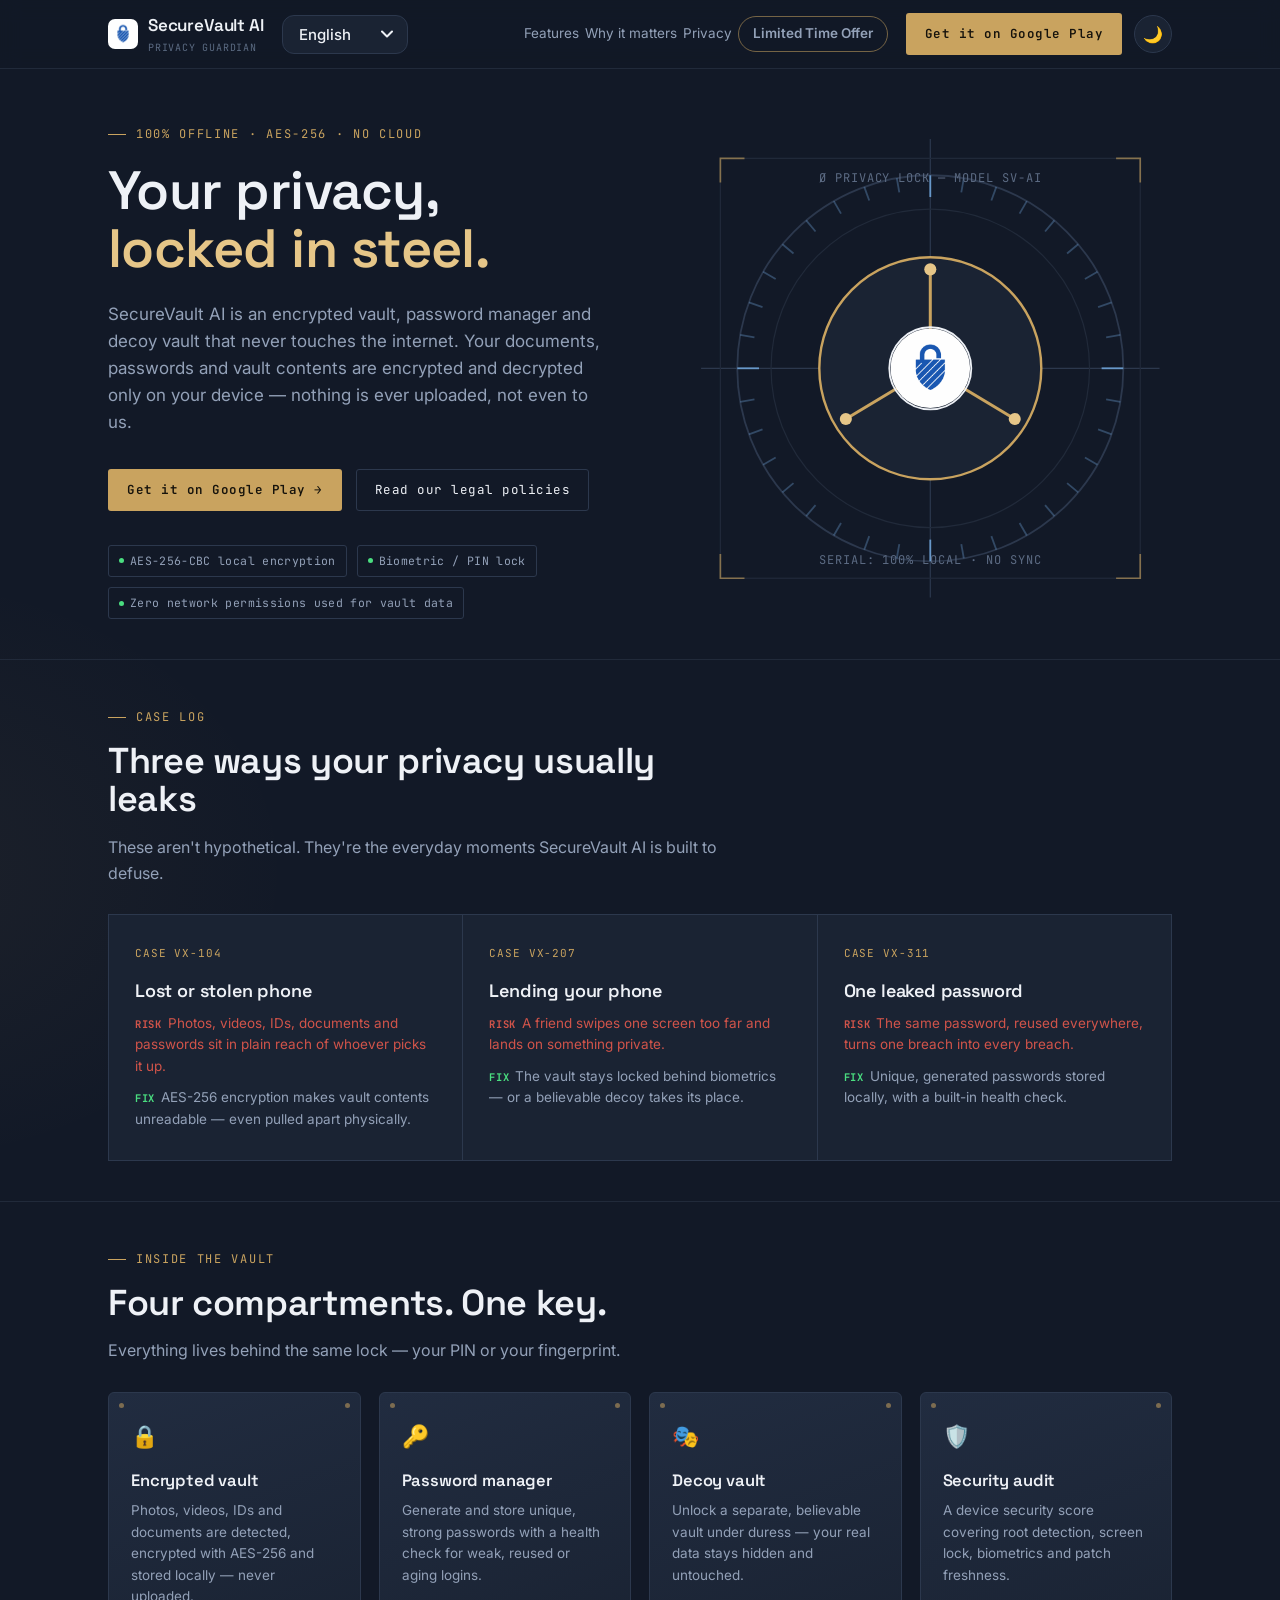
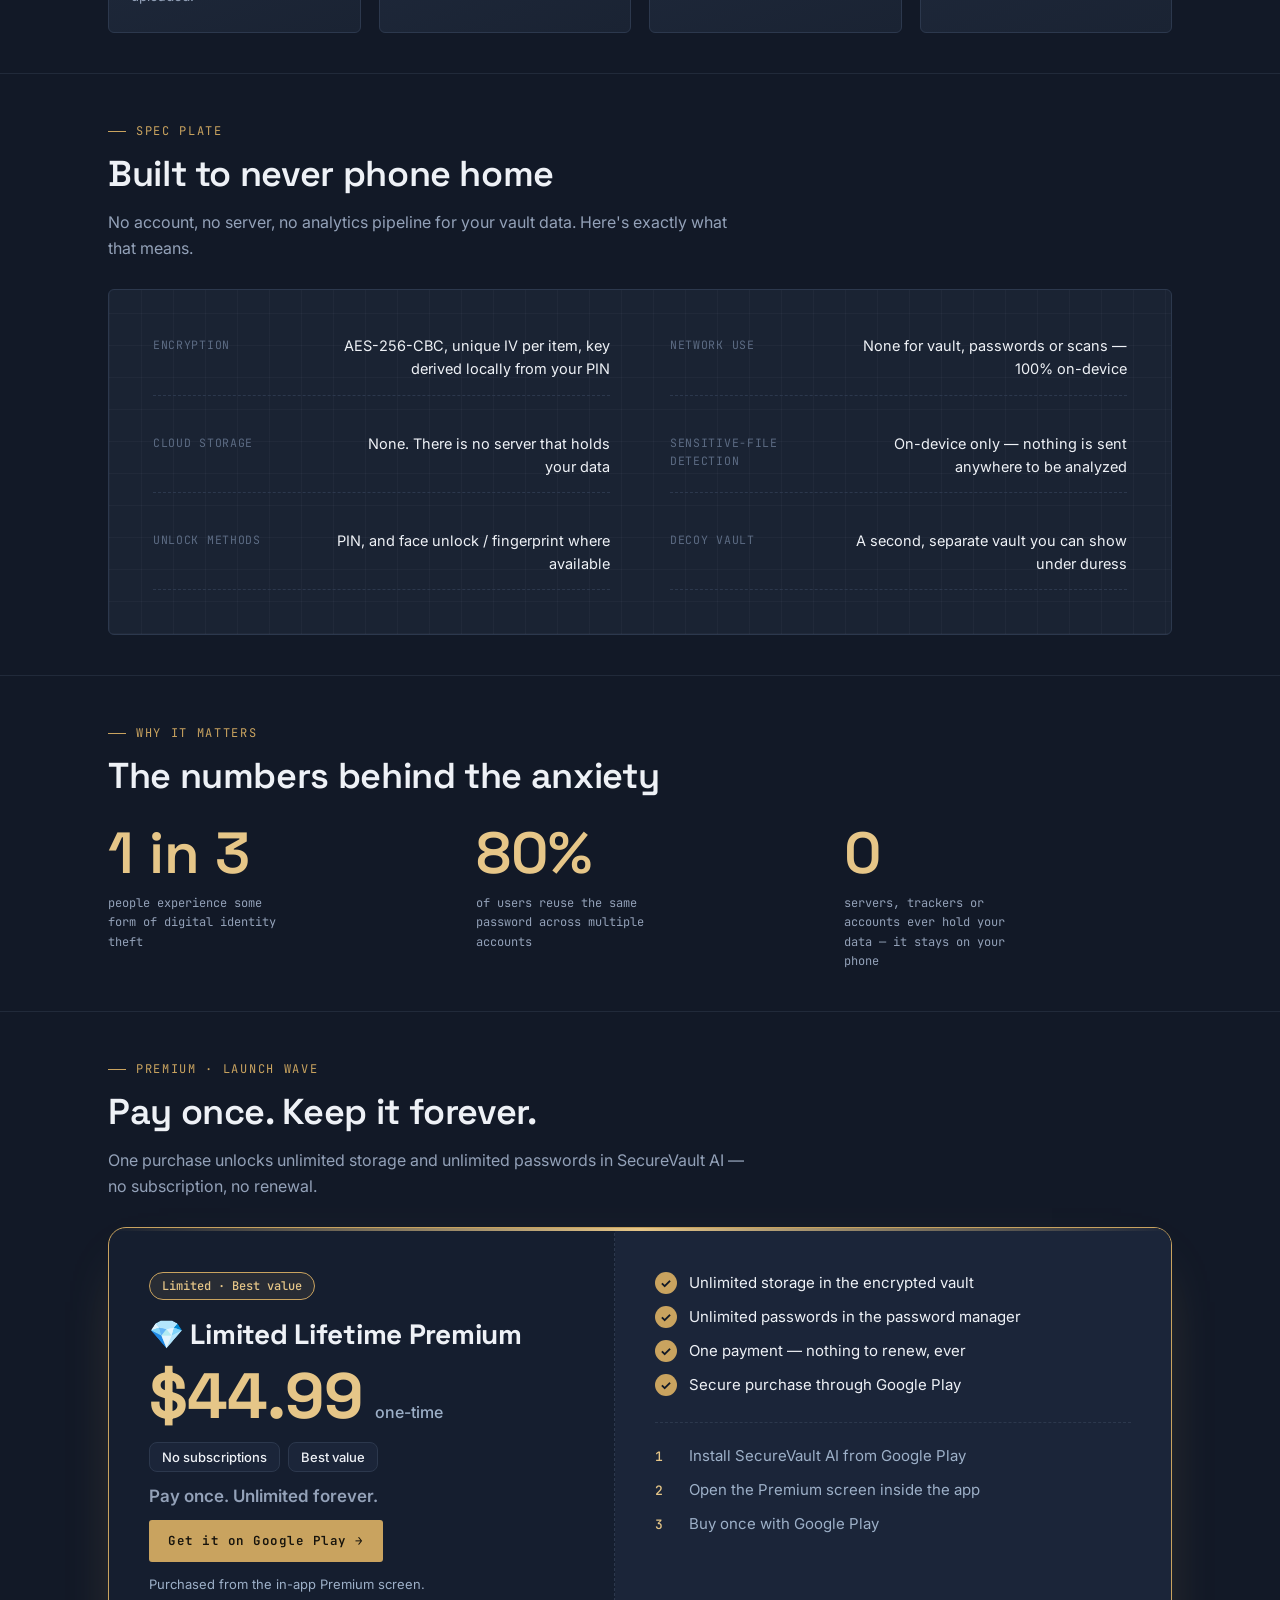
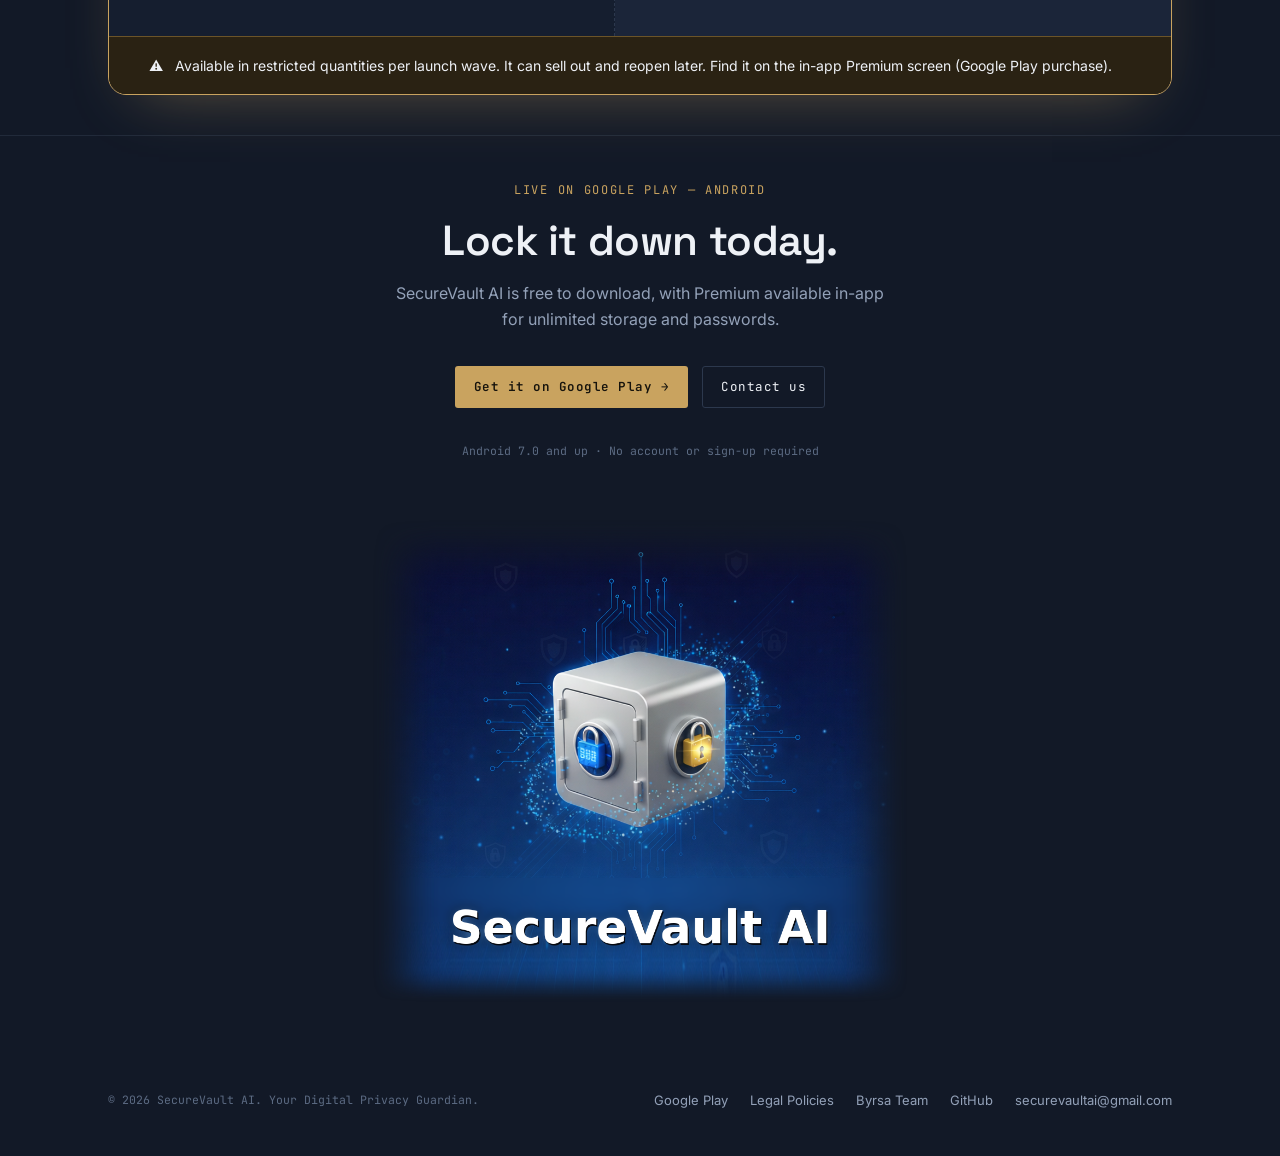
<file: index.html>
<!DOCTYPE html>
<html lang="en">
<head>
<meta charset="UTF-8">
<meta name="viewport" content="width=device-width, initial-scale=1.0">
<title>SecureVault AI — Your Digital Privacy Guardian</title>
<meta name="description" content="A 100% offline, AES-256 encrypted vault, password manager and decoy vault for Android. No cloud. No servers. Nothing ever leaves your device.">

<link rel="icon" type="image/png" href="favicon-32.png">
<link rel="apple-touch-icon" href="apple-touch-icon.png">

<link rel="preconnect" href="https://fonts.googleapis.com">
<link rel="preconnect" href="https://fonts.gstatic.com" crossorigin>
<link href="https://fonts.googleapis.com/css2?family=Space+Grotesk:wght@500;600;700&family=Inter:wght@400;500;600&family=JetBrains+Mono:wght@400;500&display=swap" rel="stylesheet">

<link rel="stylesheet" href="style.css">
<script src="legal-translations.js"></script>
<script>
  (function() {
    document.documentElement.setAttribute('data-theme', localStorage.getItem('svai_theme') || 'dark');
  })();
</script>

<!-- Open Graph -->
<meta property="og:title" content="SecureVault AI — Your Digital Privacy Guardian">
<meta property="og:description" content="100% offline vault, password manager & decoy vault. AES-256. No cloud, ever.">
<meta property="og:image" content="logo.png">
<meta property="og:type" content="website">

<style>
/* ===== Header: Byrsa Team | nav | brand | Google Play | theme ===== */
.site-header>.wrap{display:flex;align-items:center;gap:18px}
.site-header .primary-nav{display:flex;align-items:center;gap:6px;margin:0 0 0 auto}
.site-header .header-actions{display:flex;align-items:center;gap:12px;margin:0}
.site-header .brand{flex:none}
.site-header .nav-offer{color:#c9a35f;font-weight:600;border:1px solid rgba(201,163,95,.55);border-radius:999px;padding:6px 14px}
.site-header .nav-offer:hover{background:rgba(201,163,95,.12)}
@media(max-width:900px){
 html body .site-header{position:sticky!important;top:0;height:auto!important;min-height:0!important;z-index:50}
 .site-header>.wrap{height:auto!important;flex-wrap:wrap;justify-content:flex-start;align-items:center;gap:8px 10px;padding-top:10px;padding-bottom:10px}
 .site-header .primary-nav{order:5;flex:0 0 100%;margin:0;justify-content:flex-start;flex-wrap:nowrap;overflow-x:auto;gap:4px;scrollbar-width:none;-webkit-overflow-scrolling:touch}
 .site-header .primary-nav::-webkit-scrollbar{display:none}
 .site-header .nav-link{white-space:nowrap;font-size:14px;padding:6px 10px;flex:none}
 .site-header .nav-offer{padding:6px 12px}
 .site-header .header-actions{margin-left:auto}
}
@media(max-width:700px){
 .site-header .nav-link:not(.nav-offer){display:none}
 .site-header .header-actions{display:contents}
 .site-header .theme-toggle{order:3;margin-left:auto}
 .site-header .primary-nav{order:4;flex:1 1 0;min-width:0;overflow:visible}
 .site-header .nav-offer{flex:1;text-align:center;padding:11px 8px;font-size:14px;white-space:normal;line-height:1.2}
 html body .site-header .header-actions .btn{display:flex!important;align-items:center;justify-content:center;order:5;flex:1 1 0;min-width:0;text-align:center;padding:11px 8px;font-size:13px;white-space:normal;line-height:1.2}
}
@media(max-width:560px){
 .site-header .brand small{display:none}
 .site-header .lang-select{max-width:112px;padding:8px 26px 8px 10px;font-size:13px;background-position:right 9px center}
}
.lang-select{appearance:none;-webkit-appearance:none;flex:none;cursor:pointer;padding:9px 34px 9px 16px;border-radius:12px;border:1px solid #d9dfeb;color:#141b2b;font:500 15px 'Inter',sans-serif;background:#fff url("data:image/svg+xml,%3Csvg xmlns='http://www.w3.org/2000/svg' width='12' height='8' fill='none' stroke='%23141b2b' stroke-width='2' stroke-linecap='round' stroke-linejoin='round'%3E%3Cpath d='M1 1.5l5 5 5-5'/%3E%3C/svg%3E") no-repeat right 14px center}
[data-theme="dark"] .lang-select{background-color:#1a2333;border-color:#2c384d;color:#eef1f6;background-image:url("data:image/svg+xml,%3Csvg xmlns='http://www.w3.org/2000/svg' width='12' height='8' fill='none' stroke='%23eef1f6' stroke-width='2' stroke-linecap='round' stroke-linejoin='round'%3E%3Cpath d='M1 1.5l5 5 5-5'/%3E%3C/svg%3E")}
[data-theme="dark"] .lang-select option{background:#1a2333;color:#eef1f6}
.lang-select:hover,.lang-select:focus-visible{border-color:#c9a35f;outline:0;box-shadow:0 0 0 3px rgba(201,163,95,.25)}
@media(max-width:560px){.lang-select{padding:8px 30px 8px 12px;font-size:14px}}

/* ===== Tighter section spacing (desktop/tablet only — mobile untouched) ===== */
@media(min-width:901px){
 :root{--section-gap:40px}
 html body main>section{padding-top:var(--section-gap)!important;padding-bottom:var(--section-gap)!important;margin-top:0!important;margin-bottom:0!important;min-height:0!important}
 html body main>section>.wrap{padding-top:0!important;padding-bottom:0!important}
 html body main>section.hero{padding-top:48px!important}
 html body main>section .section-head{margin-bottom:28px!important}
 html body main>section .offer-card{margin-top:0!important}
}

/* ===== Lifetime offer ===== */
.offer{--o-card:#151e2f;--o-in:#1b2539;--o-line:#2c384d;--o-text:#eef1f6;--o-mut:#9db0c8;--o-brass:#c9a35f;--o-brass2:#e6c688;--o-warn:#2a2213;--o-warnl:#6b5428}
[data-theme="light"] .offer{--o-card:#fff;--o-in:#f3f5fa;--o-line:#d9dfeb;--o-text:#141b2b;--o-mut:#58647a;--o-brass:#b8892f;--o-brass2:#8f6a1f;--o-warn:#fff6e0;--o-warnl:#e3c986}
.offer-card{position:relative;display:grid;grid-template-columns:1fr 1.1fr;gap:0;margin-top:40px;border:1px solid var(--o-brass);border-radius:18px;background:var(--o-card);color:var(--o-text);box-shadow:0 24px 60px -30px rgba(201,163,95,.45);overflow:hidden}
.offer-card::before{content:"";position:absolute;inset:0 0 auto 0;height:3px;background:linear-gradient(90deg,transparent,var(--o-brass2),transparent)}
.offer-main{padding:44px 40px;border-right:1px dashed var(--o-line);display:flex;flex-direction:column;align-items:flex-start;gap:14px}
.offer-badge{font:500 12px 'JetBrains Mono',monospace;color:var(--o-brass2);border:1px solid var(--o-brass);border-radius:999px;padding:5px 12px;background:rgba(201,163,95,.1)}
.offer-title{font:700 28px/1.15 'Space Grotesk',sans-serif;margin:4px 0 0}
.offer-price{display:flex;align-items:baseline;gap:12px}
.offer-price .amt{font:700 64px/1 'Space Grotesk',sans-serif;color:var(--o-brass2);letter-spacing:-1px}
.offer-price .per{font:500 16px 'Inter',sans-serif;color:var(--o-mut)}
.offer-pills{display:flex;flex-wrap:wrap;gap:8px;list-style:none;margin:0;padding:0}
.offer-pills li{font:500 13px 'Inter',sans-serif;padding:6px 12px;border-radius:8px;background:var(--o-in);border:1px solid var(--o-line)}
.offer-tag{margin:0;font:600 17px 'Inter',sans-serif}
.offer-note{font:400 13px 'Inter',sans-serif;color:var(--o-mut)}
.offer-side{padding:44px 40px;display:flex;flex-direction:column;gap:26px;background:var(--o-in)}
.offer-feats,.offer-steps{list-style:none;margin:0;padding:0;display:grid;gap:12px;font:400 15px/1.45 'Inter',sans-serif}
.offer-feats li{display:flex;gap:12px;align-items:flex-start}
.offer-feats li::before{content:"✓";flex:none;width:22px;height:22px;border-radius:50%;background:var(--o-brass);color:#101826;font:700 13px/22px 'Inter',sans-serif;text-align:center}
.offer-steps{counter-reset:s;padding-top:22px;border-top:1px dashed var(--o-line);color:var(--o-mut)}
.offer-steps li{counter-increment:s;display:flex;gap:12px;align-items:baseline}
.offer-steps li::before{content:counter(s);flex:none;font:500 13px 'JetBrains Mono',monospace;color:var(--o-brass2);width:22px}
.offer-alert{grid-column:1/-1;display:flex;gap:12px;align-items:flex-start;padding:18px 40px;background:var(--o-warn);border-top:1px solid var(--o-warnl);font:400 14px/1.5 'Inter',sans-serif}
@media(max-width:820px){.offer-card{grid-template-columns:1fr}.offer-main{border-right:0;border-bottom:1px dashed var(--o-line)}.offer-main,.offer-side{padding:32px 24px}.offer-alert{padding:16px 24px}.offer-price .amt{font-size:52px}}
html[lang="ar"] .offer-card{direction:rtl}
</style>
</head>
<body>

<header class="site-header">
  <div class="wrap">
    <a href="#top" class="brand">
      <img src="adaptive-icon.png" alt="SecureVault AI" class="brand-mark">
      <span>SecureVault AI<small>PRIVACY&nbsp;GUARDIAN</small></span>
    </a>
    <select id="siteLang" class="lang-select" aria-label="Language"></select>
    <nav class="primary-nav">
      <a class="nav-link" href="#compartments" data-i18n="nav.features">Features</a>
      <a class="nav-link" href="#cases" data-i18n="nav.why">Why it matters</a>
      <a class="nav-link" href="#specs" data-i18n="nav.privacy">Privacy</a>
      <a class="nav-link nav-offer" href="#premium" data-i18n="offer.nav">Limited Time Offer</a>
    </nav>
    <div class="header-actions">
      <a class="btn btn-brass" href="https://play.google.com/store/apps/details?id=com.securevault.ai" target="_blank" rel="noopener" data-i18n="ctaHeader">Get it on Google Play</a>
      <button type="button" class="theme-toggle" id="themeToggle" aria-label="Toggle dark / light mode">🌙</button>
    </div>
  </div>
</header>

<main id="top">

  <!-- ============ HERO ============ -->
  <section class="hero" style="border-bottom:1px solid var(--line-soft); padding-top:48px;">
    <div class="wrap">
      <div>
        <span class="eyebrow" data-i18n="hero.eyebrow">100% Offline &middot; AES&#8209;256 &middot; No Cloud</span>
        <h1><span data-i18n="hero.title1">Your privacy,</span><br><em data-i18n="hero.titleEm">locked in steel.</em></h1>
        <p class="hero-sub" data-i18n="hero.sub">SecureVault AI is an encrypted vault, password manager and decoy vault that never touches the internet. Your documents, passwords and vault contents are encrypted and decrypted only on your device — nothing is ever uploaded, not even to us.</p>
        <div class="hero-ctas">
          <a href="https://play.google.com/store/apps/details?id=com.securevault.ai" target="_blank" rel="noopener" class="btn btn-brass" data-i18n="hero.ctaPrimary">Get it on Google Play →</a>
          <a href="legal.html" class="btn btn-ghost" data-i18n="hero.ctaGhost">Read our legal policies</a>
        </div>
        <div class="spec-tags">
          <span class="spec-tag"><span class="dot"></span><span data-i18n="hero.spec1">AES-256-CBC local encryption</span></span>
          <span class="spec-tag"><span class="dot"></span><span data-i18n="hero.spec2">Biometric / PIN lock</span></span>
          <span class="spec-tag"><span class="dot"></span><span data-i18n="hero.spec3">Zero network permissions used for vault data</span></span>
        </div>
      </div>

      <!-- Signature element: rotating vault dial -->
      <div class="dial-stage" aria-hidden="true">
        <svg viewBox="0 0 400 400">
          <!-- blueprint crosshair guides -->
          <line x1="200" y1="10" x2="200" y2="390" stroke="#2c384d" stroke-width="1"/>
          <line x1="10" y1="200" x2="390" y2="200" stroke="#2c384d" stroke-width="1"/>
          <rect x="26" y="26" width="348" height="348" fill="none" stroke="#212a3a" stroke-width="1"/>
          <path d="M26 46 V26 H46" fill="none" stroke="#c9a35f" stroke-width="1.4" opacity="0.6"/>
          <path d="M374 46 V26 H354" fill="none" stroke="#c9a35f" stroke-width="1.4" opacity="0.6"/>
          <path d="M26 354 V374 H46" fill="none" stroke="#c9a35f" stroke-width="1.4" opacity="0.6"/>
          <path d="M374 354 V374 H354" fill="none" stroke="#c9a35f" stroke-width="1.4" opacity="0.6"/>

          <!-- outer tick ring (slow rotation) -->
          <g class="dial-ring-ticks">
            <circle cx="200" cy="200" r="160" fill="none" stroke="#2c384d" stroke-width="1.5"/>
            <g stroke="#6fa3d8" stroke-width="1.5">
              <!-- 36 ticks generated -->
              <g id="ticks"></g>
            </g>
          </g>

          <!-- number ring -->
          <circle cx="200" cy="200" r="132" fill="none" stroke="#212a3a" stroke-width="1"/>

          <!-- rotating brass handle -->
          <g class="dial-ring-outer">
            <circle cx="200" cy="200" r="92" fill="#1a2333" stroke="#c9a35f" stroke-width="2"/>
            <g stroke="#c9a35f" stroke-width="2.5" stroke-linecap="round">
              <line x1="200" y1="200" x2="200" y2="118"/>
              <line x1="200" y1="200" x2="270" y2="242"/>
              <line x1="200" y1="200" x2="130" y2="242"/>
            </g>
            <circle cx="200" cy="118" r="5" fill="#e6c688"/>
            <circle cx="270" cy="242" r="5" fill="#e6c688"/>
            <circle cx="130" cy="242" r="5" fill="#e6c688"/>
          </g>

          <!-- center medallion: app icon -->
          <defs>
            <clipPath id="centerClip">
              <circle cx="200" cy="200" r="33"/>
            </clipPath>
          </defs>
          <image href="adaptive-icon.png" x="167" y="167" width="66" height="66"
                 clip-path="url(#centerClip)" preserveAspectRatio="xMidYMid slice"/>
          <circle cx="200" cy="200" r="34" fill="none" stroke="#eef1f6" stroke-width="1.5"/>

          <text x="200" y="46" text-anchor="middle" class="dial-label">Ø PRIVACY LOCK — MODEL SV-AI</text>
          <text x="200" y="362" text-anchor="middle" class="dial-label">SERIAL: 100% LOCAL · NO SYNC</text>
        </svg>
      </div>
    </div>
  </section>

  <!-- ============ CASE LOG ============ -->
  <section id="cases">
    <div class="wrap">
      <div class="section-head">
        <span class="eyebrow" data-i18n="cases.eyebrow">Case log</span>
        <h2 data-i18n="cases.h2">Three ways your privacy usually leaks</h2>
        <p data-i18n="cases.lede">These aren't hypothetical. They're the everyday moments SecureVault AI is built to defuse.</p>
      </div>

      <div class="case-log">
        <div class="case">
          <span class="case-id mono">CASE&nbsp;VX-104</span>
          <h3 data-i18n="cases.items.0.title">Lost or stolen phone</h3>
          <p class="risk"><b data-i18n="cases.items.0.riskLabel">Risk</b><span data-i18n="cases.items.0.risk">Photos, IDs and passwords sit in plain reach of whoever picks it up.</span></p>
          <p class="fix"><b data-i18n="cases.items.0.fixLabel">Fix</b><span data-i18n="cases.items.0.fix">AES-256 encryption makes vault contents unreadable — even pulled apart physically.</span></p>
        </div>
        <div class="case">
          <span class="case-id mono">CASE&nbsp;VX-207</span>
          <h3 data-i18n="cases.items.1.title">Lending your phone</h3>
          <p class="risk"><b data-i18n="cases.items.1.riskLabel">Risk</b><span data-i18n="cases.items.1.risk">A friend swipes one screen too far and lands on something private.</span></p>
          <p class="fix"><b data-i18n="cases.items.1.fixLabel">Fix</b><span data-i18n="cases.items.1.fix">The vault stays locked behind biometrics — or a believable decoy takes its place.</span></p>
        </div>
        <div class="case">
          <span class="case-id mono">CASE&nbsp;VX-311</span>
          <h3 data-i18n="cases.items.2.title">One leaked password</h3>
          <p class="risk"><b data-i18n="cases.items.2.riskLabel">Risk</b><span data-i18n="cases.items.2.risk">The same password, reused everywhere, turns one breach into every breach.</span></p>
          <p class="fix"><b data-i18n="cases.items.2.fixLabel">Fix</b><span data-i18n="cases.items.2.fix">Unique, generated passwords stored locally, with a built-in health check.</span></p>
        </div>
      </div>
    </div>
  </section>

  <!-- ============ COMPARTMENTS / FEATURES ============ -->
  <section id="compartments">
    <div class="wrap">
      <div class="section-head">
        <span class="eyebrow" data-i18n="compartments.eyebrow">Inside the vault</span>
        <h2 data-i18n="compartments.h2">Four compartments. One key.</h2>
        <p data-i18n="compartments.lede">Everything lives behind the same lock — your PIN or your fingerprint.</p>
      </div>

      <div class="compartments">
        <div class="compartment">
          <span class="icon">🔒</span>
          <h3 data-i18n="compartments.items.0.title">Encrypted vault</h3>
          <p data-i18n="compartments.items.0.desc">Photos, IDs and documents are detected, encrypted with AES-256 and stored locally — never uploaded.</p>
        </div>
        <div class="compartment">
          <span class="icon">🔑</span>
          <h3 data-i18n="compartments.items.1.title">Password manager</h3>
          <p data-i18n="compartments.items.1.desc">Generate and store unique, strong passwords with a health check for weak, reused or aging logins.</p>
        </div>
        <div class="compartment">
          <span class="icon">🎭</span>
          <h3 data-i18n="compartments.items.2.title">Decoy vault</h3>
          <p data-i18n="compartments.items.2.desc">Unlock a separate, believable vault under duress — your real data stays hidden and untouched.</p>
        </div>
        <div class="compartment">
          <span class="icon">🛡️</span>
          <h3 data-i18n="compartments.items.3.title">Security audit</h3>
          <p data-i18n="compartments.items.3.desc">A device security score covering root detection, screen lock, biometrics and patch freshness.</p>
        </div>
      </div>
    </div>
  </section>

  <!-- ============ SPEC PLATE ============ -->
  <section id="specs">
    <div class="wrap">
      <div class="section-head">
        <span class="eyebrow" data-i18n="specs.eyebrow">Spec plate</span>
        <h2 data-i18n="specs.h2">Built to never phone home</h2>
        <p data-i18n="specs.lede">No account, no server, no analytics pipeline for your vault data. Here's exactly what that means.</p>
      </div>

      <div class="spec-plate">
        <div class="spec-row"><span class="k" data-i18n="specs.rows.0.k">Encryption</span><span class="v" data-i18n="specs.rows.0.v">AES-256-CBC, unique IV per item, key derived locally from your PIN</span></div>
        <div class="spec-row"><span class="k" data-i18n="specs.rows.1.k">Network use</span><span class="v" data-i18n="specs.rows.1.v">None for vault, passwords or scans — 100% on-device</span></div>
        <div class="spec-row"><span class="k" data-i18n="specs.rows.2.k">Cloud storage</span><span class="v" data-i18n="specs.rows.2.v">None. There is no server that holds your data</span></div>
        <div class="spec-row"><span class="k" data-i18n="specs.rows.3.k">Sensitive-file detection</span><span class="v" data-i18n="specs.rows.3.v">On-device only — nothing is sent anywhere to be analyzed</span></div>
        <div class="spec-row"><span class="k" data-i18n="specs.rows.4.k">Unlock methods</span><span class="v" data-i18n="specs.rows.4.v">PIN, and face unlock / fingerprint where available</span></div>
        <div class="spec-row"><span class="k" data-i18n="specs.rows.5.k">Decoy vault</span><span class="v" data-i18n="specs.rows.5.v">A second, separate vault you can show under duress</span></div>
      </div>
    </div>
  </section>

  <!-- ============ STATS ============ -->
  <section id="stats">
    <div class="wrap">
      <div class="section-head">
        <span class="eyebrow" data-i18n="stats.eyebrow">Why it matters</span>
        <h2 data-i18n="stats.h2">The numbers behind the anxiety</h2>
      </div>
      <div class="stats">
        <div class="stat">
          <div class="num" data-i18n="stats.items.0.num">1 in 3</div>
          <div class="cap" data-i18n="stats.items.0.cap">people experience some form of digital identity theft</div>
        </div>
        <div class="stat">
          <div class="num" data-i18n="stats.items.1.num">80%</div>
          <div class="cap" data-i18n="stats.items.1.cap">of users reuse the same password across multiple accounts</div>
        </div>
        <div class="stat">
          <div class="num" data-i18n="stats.items.2.num">0</div>
          <div class="cap" data-i18n="stats.items.2.cap">servers, trackers or accounts ever hold your data — it stays on your phone</div>
        </div>
      </div>
    </div>
  </section>

  <!-- ============ LIFETIME OFFER ============ -->
  <section id="premium" class="offer">
    <div class="wrap">
      <div class="section-head">
        <span class="eyebrow" data-i18n="offer.eyebrow">Premium &middot; Launch wave</span>
        <h2 data-i18n="offer.h2">Pay once. Keep it forever.</h2>
        <p data-i18n="offer.lede">One purchase unlocks unlimited storage and unlimited passwords in SecureVault AI — no subscription, no renewal.</p>
      </div>
      <div class="offer-card">
        <div class="offer-main">
          <span class="offer-badge" data-i18n="offer.badge">Limited &middot; Best value</span>
          <h3 class="offer-title"><span aria-hidden="true">💎</span> <span data-i18n="offer.title">Limited Lifetime Premium</span></h3>
          <div class="offer-price"><span class="amt">$44.99</span><span class="per" data-i18n="offer.per">one-time</span></div>
          <ul class="offer-pills"><li data-i18n="offer.pill1">No subscriptions</li><li data-i18n="offer.pill2">Best value</li></ul>
          <p class="offer-tag" data-i18n="offer.tag">Pay once. Unlimited forever.</p>
          <a href="https://play.google.com/store/apps/details?id=com.securevault.ai" target="_blank" rel="noopener" class="btn btn-brass" data-i18n="offer.cta">Get it on Google Play →</a>
          <span class="offer-note" data-i18n="offer.note">Purchased from the in-app Premium screen.</span>
        </div>
        <div class="offer-side">
          <ul class="offer-feats">
            <li data-i18n="offer.f1">Unlimited storage in the encrypted vault</li>
            <li data-i18n="offer.f2">Unlimited passwords in the password manager</li>
            <li data-i18n="offer.f3">One payment — nothing to renew, ever</li>
            <li data-i18n="offer.f4">Secure purchase through Google Play</li>
          </ul>
          <ol class="offer-steps">
            <li data-i18n="offer.s1">Install SecureVault AI from Google Play</li>
            <li data-i18n="offer.s2">Open the Premium screen inside the app</li>
            <li data-i18n="offer.s3">Buy once with Google Play</li>
          </ol>
        </div>
        <div class="offer-alert"><span aria-hidden="true">⚠️</span><span data-i18n="offer.alert">Available in restricted quantities per launch wave. It can sell out and reopen later. Find it on the in-app Premium screen (Google Play purchase).</span></div>
      </div>
    </div>
  </section>

  <!-- ============ CTA ============ -->
  <section id="download" class="cta-band">
    <div class="wrap">
      <span class="eyebrow" data-i18n="cta.eyebrow">Live on Google Play — Android</span>
      <h2 data-i18n="cta.h2">Lock it down today.</h2>
      <p data-i18n="cta.p">SecureVault AI is free to download, with Premium available in-app for unlimited storage and passwords.</p>
      <div class="hero-ctas">
        <a href="https://play.google.com/store/apps/details?id=com.securevault.ai" target="_blank" rel="noopener" class="btn btn-brass" data-i18n="cta.primary">Get it on Google Play →</a>
        <a href="mailto:securevaultai@gmail.com" class="btn btn-ghost" data-i18n="cta.ghost">Contact us</a>
      </div>
      <div class="cta-note" data-i18n="cta.note">Android 7.0 and up &middot; No account or sign-up required</div>

      <div class="splash-showcase">
        <div class="splash-stage" aria-hidden="true">
          <div class="splash-float">
            <div class="splash-rotate">
              <img src="splash-cube.png" alt="SecureVault AI" loading="lazy">
            </div>
          </div>
          <span class="bubble"       style="width:6px;  height:6px;  left:18%; top:70%; animation-duration:4.2s; animation-delay:0s;"></span>
          <span class="bubble brass" style="width:8px;  height:8px;  left:30%; top:78%; animation-duration:5.1s; animation-delay:0.8s;"></span>
          <span class="bubble"       style="width:5px;  height:5px;  left:78%; top:72%; animation-duration:3.8s; animation-delay:1.4s;"></span>
          <span class="bubble brass" style="width:7px;  height:7px;  left:68%; top:20%; animation-duration:4.6s; animation-delay:0.4s;"></span>
          <span class="bubble"       style="width:4px;  height:4px;  left:85%; top:45%; animation-duration:4.9s; animation-delay:2s;"></span>
          <span class="bubble"       style="width:6px;  height:6px;  left:10%; top:38%; animation-duration:5.4s; animation-delay:1.1s;"></span>
          <span class="bubble brass" style="width:5px;  height:5px;  left:50%; top:82%; animation-duration:4.3s; animation-delay:2.4s;"></span>
          <span class="bubble"       style="width:7px;  height:7px;  left:60%; top:66%; animation-duration:5.7s; animation-delay:0.2s;"></span>
        </div>
      </div>
    </div>
  </section>

</main>

<footer>
  <div class="wrap">
    <div class="copyright">© <span id="year"></span> SecureVault AI. <span data-i18n="footer.tagline">Built to see nothing.</span></div>
    <div class="footer-links">
      <a href="https://play.google.com/store/apps/details?id=com.securevault.ai" target="_blank" rel="noopener" data-i18n="footer.googlePlay">Google Play</a>
      <a href="legal.html" data-i18n="footer.legalPolicies">Legal Policies</a>
      <a href="https://byrsateam.github.io/" target="_blank" rel="noopener">Byrsa Team</a>
      <a href="https://github.com/SecureVaultAI" target="_blank" rel="noopener" data-i18n="footer.github">GitHub</a>
      <a href="mailto:securevaultai@gmail.com">securevaultai@gmail.com</a>
    </div>
  </div>
</footer>

<script>
  document.getElementById('year').textContent = new Date().getFullYear();

  // Build 36 tick marks for the outer dial ring
  (function() {
    const g = document.getElementById('ticks');
    const cx = 200, cy = 200, rOuter = 160, rInner = 148, rInnerMajor = 142;
    for (let i = 0; i < 36; i++) {
      const angle = (i / 36) * Math.PI * 2;
      const major = i % 9 === 0;
      const rIn = major ? rInnerMajor : rInner;
      const x1 = cx + rOuter * Math.cos(angle);
      const y1 = cy + rOuter * Math.sin(angle);
      const x2 = cx + rIn * Math.cos(angle);
      const y2 = cy + rIn * Math.sin(angle);
      const line = document.createElementNS('http://www.w3.org/2000/svg', 'line');
      line.setAttribute('x1', x1.toFixed(2));
      line.setAttribute('y1', y1.toFixed(2));
      line.setAttribute('x2', x2.toFixed(2));
      line.setAttribute('y2', y2.toFixed(2));
      line.setAttribute('opacity', major ? '0.9' : '0.35');
      g.appendChild(line);
    }
  })();

  // ---------------- Site-wide language switcher ----------------
  // Same localStorage key ('svai_lang') is read/written by legal.html,
  // privacy.html and terms.html, so a choice made on any page carries
  // over automatically to every other page of the site.
  (function() {
    if (typeof LEGAL_I18N === 'undefined') {
      console.error('legal-translations.js failed to load — language switching disabled.');
      return;
    }
    const LANGS = LEGAL_I18N.langs;
    const NAMES = LEGAL_I18N.names;
    const SITE  = LEGAL_I18N.site;

    function resolve(obj, path) {
      return path.split('.').reduce((o, k) => (o == null ? undefined : o[k]), obj);
    }

    // 1) language manually chosen by the visitor  2) device/browser languages, in order of preference  3) English
    function detectLang() {
      try {
        const stored = localStorage.getItem('svai_lang');
        if (stored && LANGS.includes(stored)) return stored;
      } catch (e) {}
      const prefs = (navigator.languages && navigator.languages.length) ? navigator.languages : [navigator.language || 'en'];
      const lower = LANGS.map(l => l.toLowerCase());
      for (const p of prefs) {
        const full = String(p).toLowerCase();
        let i = lower.indexOf(full);
        if (i < 0) i = lower.indexOf(full.split('-')[0]);
        if (i >= 0) return LANGS[i];
      }
      return 'en';
    }

    function applyLang(lang, persist) {
      const dict = SITE[lang] || SITE.en;
      if (persist) { try { localStorage.setItem('svai_lang', lang); } catch (e) {} }
      document.documentElement.lang = lang;
      document.querySelectorAll('[data-i18n]').forEach(el => {
        const val = resolve(dict, el.getAttribute('data-i18n'));
        if (val !== undefined) el.textContent = val;
      });
      sel.value = lang;
    }

    const sel = document.getElementById('siteLang');
    LANGS.forEach(code => {
      const o = document.createElement('option');
      o.value = code;
      o.textContent = NAMES[code];
      sel.appendChild(o);
    });
    sel.addEventListener('change', () => applyLang(sel.value, true));

    applyLang(detectLang());
  })();

  // ---------------- Dark / light theme toggle ----------------
  (function() {
    const btn = document.getElementById('themeToggle');
    const icon = t => t === 'light' ? '☀️' : '🌙';
    const current = () => document.documentElement.getAttribute('data-theme') || 'dark';

    btn.textContent = icon(current());
    btn.addEventListener('click', () => {
      const next = current() === 'dark' ? 'light' : 'dark';
      document.documentElement.setAttribute('data-theme', next);
      localStorage.setItem('svai_theme', next);
      btn.textContent = icon(next);
    });
  })();
</script>

</body>
</html>
</file>
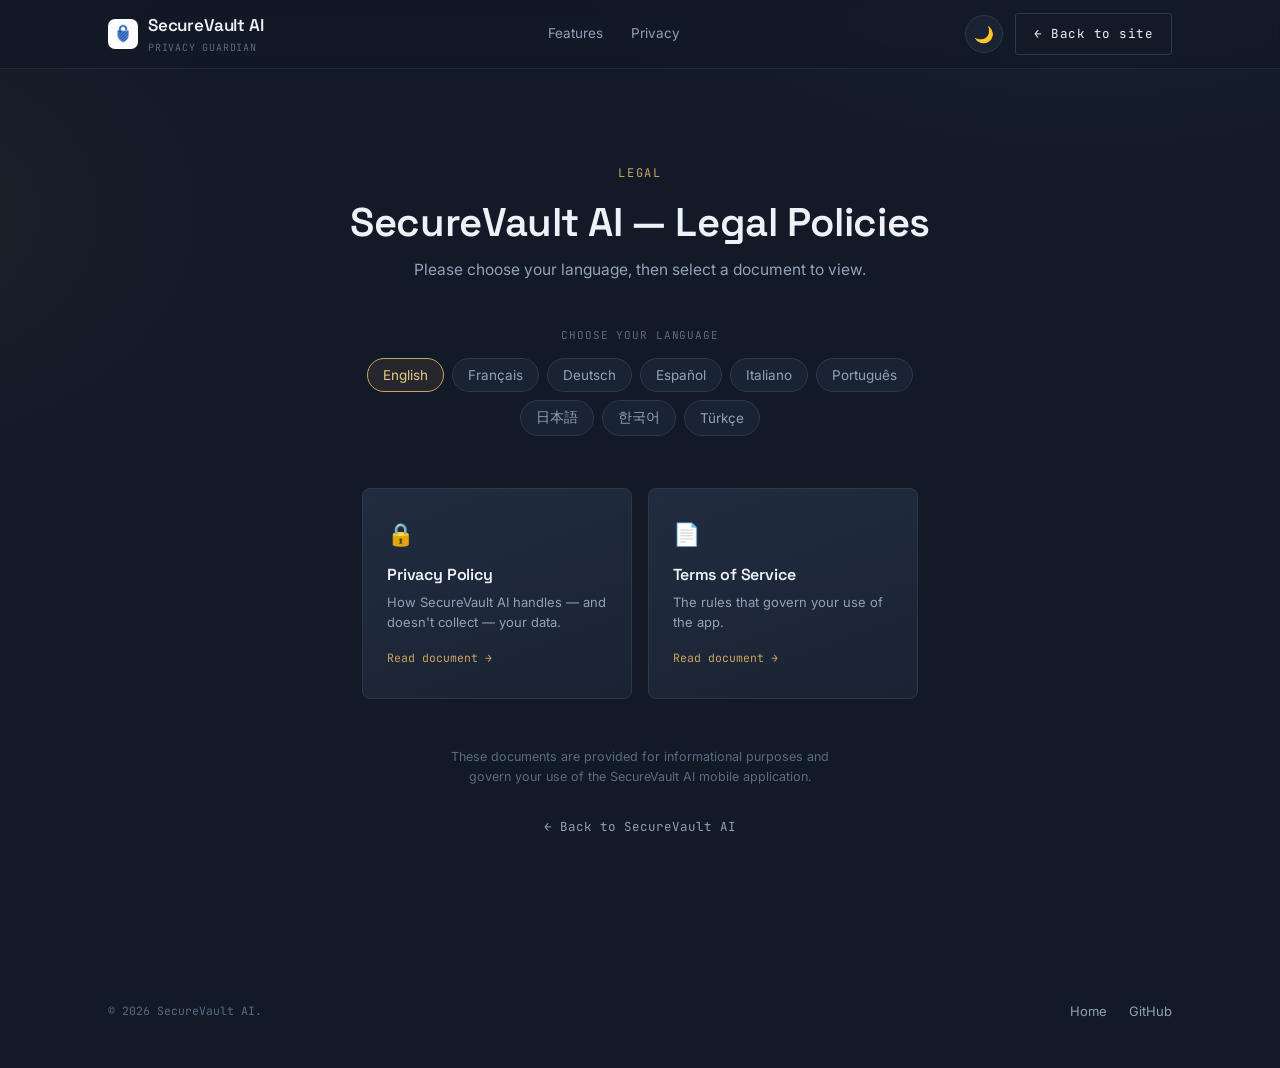
<file: legal.html>
<!DOCTYPE html>
<html lang="en">
<head>
<meta charset="UTF-8">
<meta name="viewport" content="width=device-width, initial-scale=1.0">
<title>Legal Policies — SecureVault AI</title>
<link rel="icon" type="image/png" href="favicon-32.png">
<link rel="preconnect" href="https://fonts.googleapis.com">
<link rel="preconnect" href="https://fonts.gstatic.com" crossorigin>
<link href="https://fonts.googleapis.com/css2?family=Space+Grotesk:wght@500;600;700&family=Inter:wght@400;500;600&family=JetBrains+Mono:wght@400;500&display=swap" rel="stylesheet">
<link rel="stylesheet" href="style.css">
<script>
  (function() {
    document.documentElement.setAttribute('data-theme', localStorage.getItem('svai_theme') || 'dark');
  })();
</script>
</head>
<body>

<header class="site-header">
  <div class="wrap">
    <a href="index.html" class="brand">
      <img src="adaptive-icon.png" alt="SecureVault AI" class="brand-mark">
      <span>SecureVault AI<small>PRIVACY&nbsp;GUARDIAN</small></span>
    </a>
    <nav class="primary-nav">
      <a class="nav-link" href="index.html#compartments">Features</a>
      <a class="nav-link" href="index.html#specs">Privacy</a>
    </nav>
    <div class="header-actions">
      <button type="button" class="theme-toggle" id="themeToggle" aria-label="Toggle dark / light mode">🌙</button>
      <a class="btn btn-ghost" href="index.html">← Back to site</a>
    </div>
  </div>
</header>

<main class="legal-hub">
  <span class="eyebrow" id="hubEyebrow">Legal</span>
  <h1 id="hubTitle">SecureVault AI — Legal Policies</h1>
  <p class="lede" id="hubLede">Please choose your language, then select a document to view.</p>

  <div class="lang-label" id="langLabel">Choose your language</div>
  <div class="lang-grid" id="langGrid" role="group" aria-label="Language"></div>

  <div class="hub-buttons">
    <a class="hub-card" id="privacyCard" href="privacy.html">
      <span class="icon">🔒</span>
      <h3 id="privacyTitle">Privacy Policy</h3>
      <p id="privacyDesc">How SecureVault AI handles — and doesn't collect — your data.</p>
      <span class="go" id="goPrivacy">Read document →</span>
    </a>
    <a class="hub-card" id="termsCard" href="terms.html">
      <span class="icon">📄</span>
      <h3 id="termsTitle">Terms of Service</h3>
      <p id="termsDesc">The rules that govern your use of the app.</p>
      <span class="go" id="goTerms">Read document →</span>
    </a>
  </div>

  <p class="legal-note" id="hubNote">These documents are provided for informational purposes and govern your use of the SecureVault AI mobile application.</p>

  <a href="index.html" class="back-link" id="hubBack">← Back to SecureVault AI</a>
</main>

<footer>
  <div class="wrap">
    <div class="copyright">© <span id="year"></span> SecureVault AI.</div>
    <div class="footer-links">
      <a href="index.html">Home</a>
      <a href="https://github.com/SecureVaultAI" target="_blank" rel="noopener">GitHub</a>
    </div>
  </div>
</footer>

<script src="legal-translations.js"></script>
<script>
  document.getElementById('year').textContent = new Date().getFullYear();

  const LANGS = LEGAL_I18N.langs;
  const NAMES = LEGAL_I18N.names;
  const HUB   = LEGAL_I18N.hub;

  function detectLang() {
    const stored = localStorage.getItem('svai_lang');
    if (stored && LANGS.includes(stored)) return stored;
    const nav = (navigator.language || 'en').split('-')[0].toLowerCase();
    return LANGS.includes(nav) ? nav : 'en';
  }

  function setLang(lang) {
    localStorage.setItem('svai_lang', lang);
    const t = HUB[lang] || HUB.en;
    document.getElementById('hubEyebrow').textContent  = t.eyebrow;
    document.getElementById('hubTitle').textContent    = t.title;
    document.getElementById('hubLede').textContent     = t.lede;
    document.getElementById('langLabel').textContent   = t.langLabel;
    document.getElementById('privacyTitle').textContent= t.privacyTitle;
    document.getElementById('privacyDesc').textContent = t.privacyDesc;
    document.getElementById('termsTitle').textContent  = t.termsTitle;
    document.getElementById('termsDesc').textContent   = t.termsDesc;
    document.getElementById('goPrivacy').textContent   = t.go;
    document.getElementById('goTerms').textContent     = t.go;
    document.getElementById('hubNote').textContent     = t.note;
    document.getElementById('hubBack').textContent     = t.back;
    document.title = t.title;
    document.documentElement.lang = lang;

    document.getElementById('privacyCard').href = 'privacy.html?lang=' + lang;
    document.getElementById('termsCard').href   = 'terms.html?lang=' + lang;

    document.querySelectorAll('.lang-btn').forEach(btn => {
      btn.classList.toggle('active', btn.dataset.lang === lang);
    });
  }

  const grid = document.getElementById('langGrid');
  LANGS.forEach(code => {
    const btn = document.createElement('button');
    btn.type = 'button';
    btn.className = 'lang-btn';
    btn.dataset.lang = code;
    btn.textContent = NAMES[code];
    btn.addEventListener('click', () => setLang(code));
    grid.appendChild(btn);
  });

  setLang(detectLang());

  // ---------------- Dark / light theme toggle ----------------
  (function() {
    const btn = document.getElementById('themeToggle');
    const icon = t => t === 'light' ? '☀️' : '🌙';
    const current = () => document.documentElement.getAttribute('data-theme') || 'dark';

    btn.textContent = icon(current());
    btn.addEventListener('click', () => {
      const next = current() === 'dark' ? 'light' : 'dark';
      document.documentElement.setAttribute('data-theme', next);
      localStorage.setItem('svai_theme', next);
      btn.textContent = icon(next);
    });
  })();
</script>

</body>
</html>
</file>
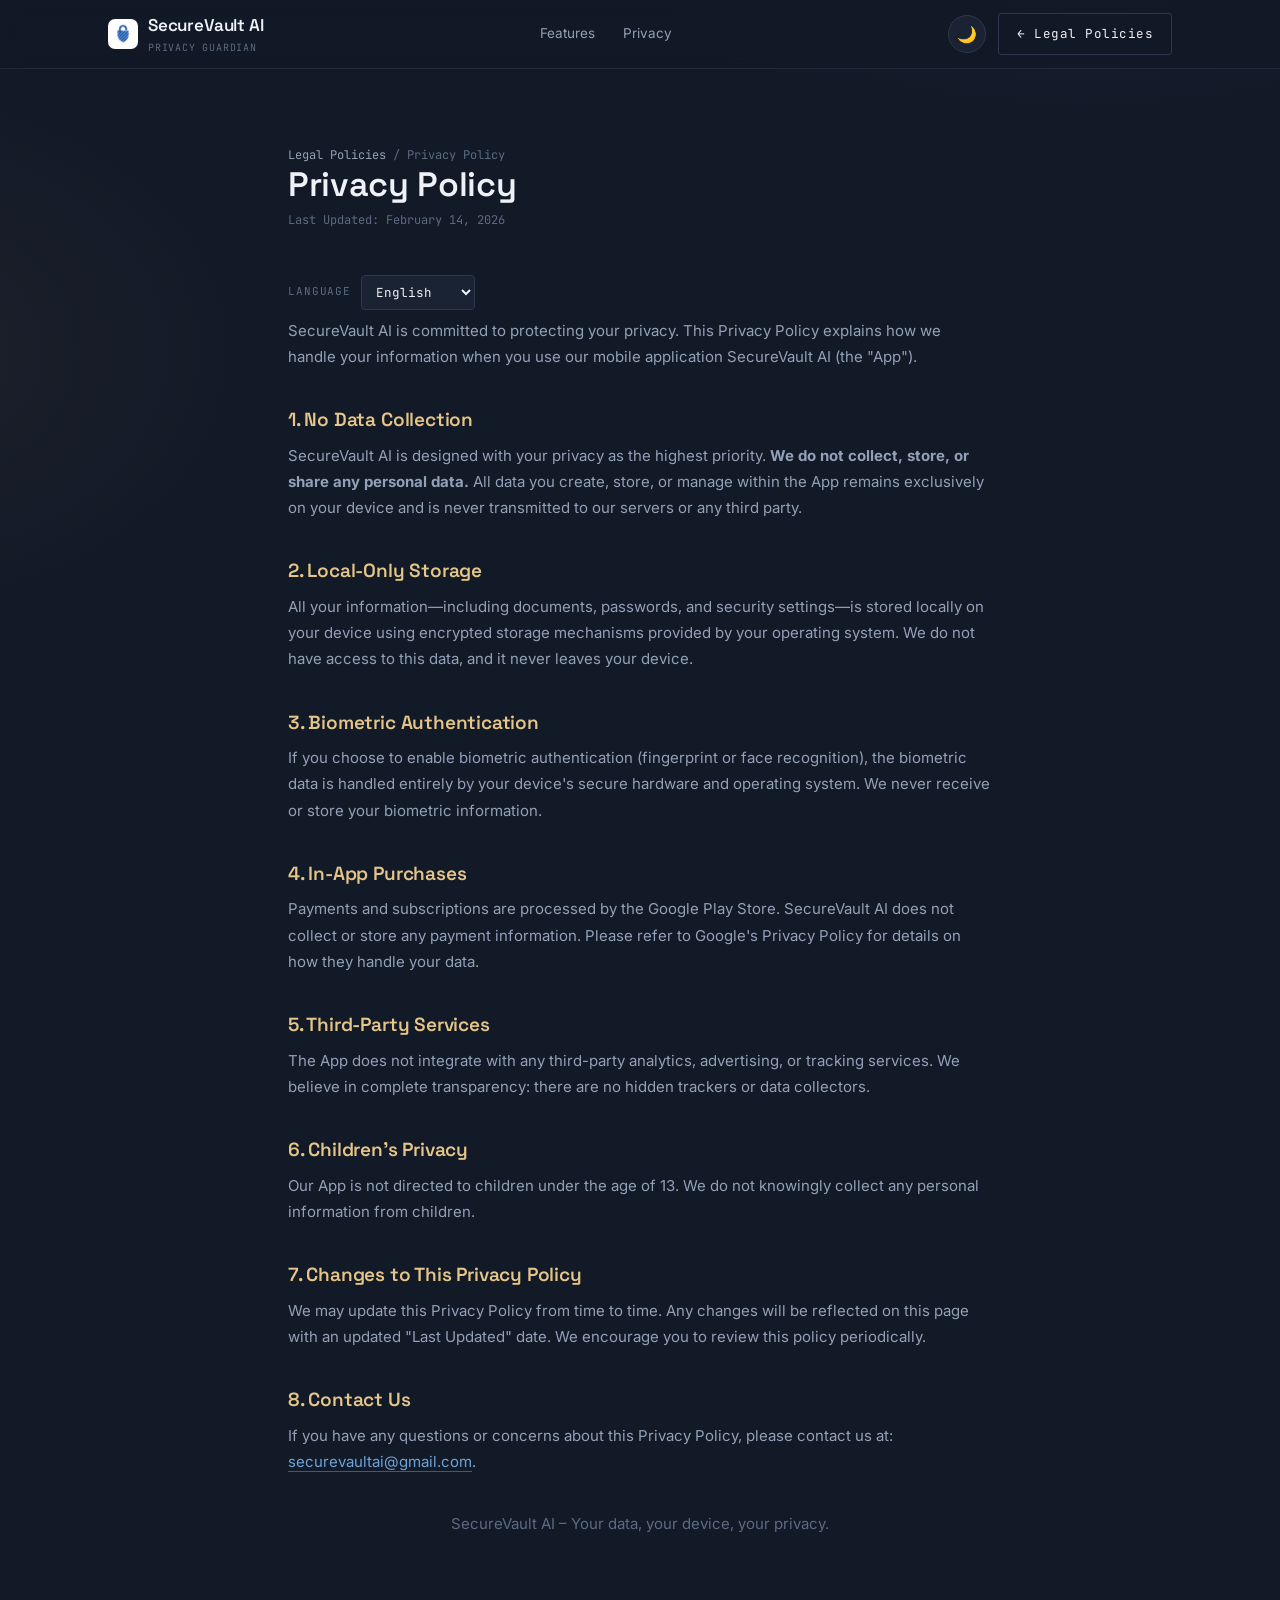
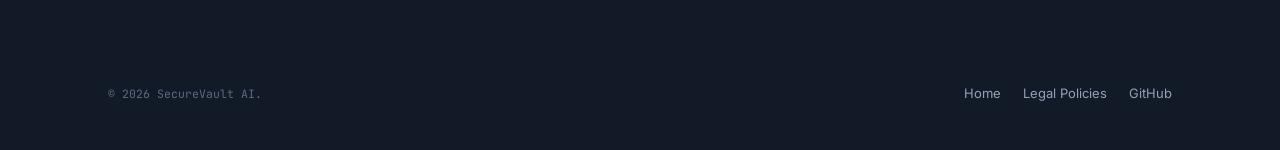
<file: privacy.html>
<!DOCTYPE html>
<html lang="en">
<head>
<meta charset="UTF-8">
<meta name="viewport" content="width=device-width, initial-scale=1.0">
<title>Privacy Policy — SecureVault AI</title>
<link rel="icon" type="image/png" href="favicon-32.png">
<link rel="preconnect" href="https://fonts.googleapis.com">
<link rel="preconnect" href="https://fonts.gstatic.com" crossorigin>
<link href="https://fonts.googleapis.com/css2?family=Space+Grotesk:wght@500;600;700&family=Inter:wght@400;500;600&family=JetBrains+Mono:wght@400;500&display=swap" rel="stylesheet">
<link rel="stylesheet" href="style.css">
<script>
  (function() {
    document.documentElement.setAttribute('data-theme', localStorage.getItem('svai_theme') || 'dark');
  })();
</script>
</head>
<body>

<header class="site-header">
  <div class="wrap">
    <a href="index.html" class="brand">
      <img src="adaptive-icon.png" alt="SecureVault AI" class="brand-mark">
      <span>SecureVault AI<small>PRIVACY&nbsp;GUARDIAN</small></span>
    </a>
    <nav class="primary-nav">
      <a class="nav-link" href="index.html#compartments">Features</a>
      <a class="nav-link" href="index.html#specs">Privacy</a>
    </nav>
    <div class="header-actions">
      <button type="button" class="theme-toggle" id="themeToggle" aria-label="Toggle dark / light mode">🌙</button>
      <a class="btn btn-ghost" href="legal.html">← Legal Policies</a>
    </div>
  </div>
</header>

<main class="doc">
  <span class="doc-crumb"><a href="legal.html">Legal Policies</a> / <span id="crumbCurrent">Privacy Policy</span></span>
  <h1 id="docTitle">Privacy Policy</h1>
  <span class="updated mono"><span id="updatedLabel">Last Updated</span>: <span id="updatedDate"></span></span>

  <div class="doc-lang-bar">
    <span class="lang-label" id="langLabel" style="margin-bottom:0;">Language</span>
    <select id="langSelect" aria-label="Language"></select>
  </div>

  <p id="docIntro"></p>

  <div id="docSections"></div>

  <p id="footerTag" style="margin-top: 36px; text-align:center; color: var(--ink-faint);"></p>
</main>

<footer>
  <div class="wrap">
    <div class="copyright">© <span id="year"></span> SecureVault AI.</div>
    <div class="footer-links">
      <a href="index.html">Home</a>
      <a href="legal.html">Legal Policies</a>
      <a href="https://github.com/SecureVaultAI" target="_blank" rel="noopener">GitHub</a>
    </div>
  </div>
</footer>

<script src="legal-translations.js"></script>
<script>
  document.getElementById('year').textContent = new Date().getFullYear();

  const LANGS = LEGAL_I18N.langs;
  const NAMES = LEGAL_I18N.names;
  const DATES = LEGAL_I18N.dates;
  const DOC   = LEGAL_I18N.privacy;

  const select = document.getElementById('langSelect');
  LANGS.forEach(code => {
    const opt = document.createElement('option');
    opt.value = code;
    opt.textContent = NAMES[code];
    select.appendChild(opt);
  });

  function paramLang() {
    const p = new URLSearchParams(window.location.search).get('lang');
    return (p && LANGS.includes(p)) ? p : null;
  }

  function detectLang() {
    return paramLang() || localStorage.getItem('svai_lang') ||
      (LANGS.includes((navigator.language||'en').split('-')[0].toLowerCase())
        ? (navigator.language||'en').split('-')[0].toLowerCase() : 'en');
  }

  function render(lang) {
    const t = DOC[lang] || DOC.en;
    localStorage.setItem('svai_lang', lang);
    select.value = lang;
    document.documentElement.lang = lang;
    document.title = t.title + ' — SecureVault AI';

    document.getElementById('docTitle').textContent = t.title;
    document.getElementById('crumbCurrent').textContent = t.title;
    document.getElementById('updatedLabel').textContent = t.updatedLabel;
    document.getElementById('updatedDate').textContent = DATES[lang] || DATES.en;
    document.getElementById('docIntro').textContent = t.intro;
    document.getElementById('footerTag').textContent = t.footerTag || '';

    const wrap = document.getElementById('docSections');
    wrap.innerHTML = '';
    t.sections.forEach(([heading, body]) => {
      const h = document.createElement('h2');
      h.textContent = heading;
      const p = document.createElement('div');
      p.innerHTML = body; // trusted, site-authored content
      p.style.color = 'var(--ink-muted)';
      p.style.fontSize = '15px';
      p.style.lineHeight = '1.75';
      wrap.appendChild(h);
      wrap.appendChild(p);
    });
  }

  select.addEventListener('change', () => render(select.value));
  render(detectLang());

  // ---------------- Dark / light theme toggle ----------------
  (function() {
    const btn = document.getElementById('themeToggle');
    const icon = t => t === 'light' ? '☀️' : '🌙';
    const current = () => document.documentElement.getAttribute('data-theme') || 'dark';

    btn.textContent = icon(current());
    btn.addEventListener('click', () => {
      const next = current() === 'dark' ? 'light' : 'dark';
      document.documentElement.setAttribute('data-theme', next);
      localStorage.setItem('svai_theme', next);
      btn.textContent = icon(next);
    });
  })();
</script>

</body>
</html>
</file>
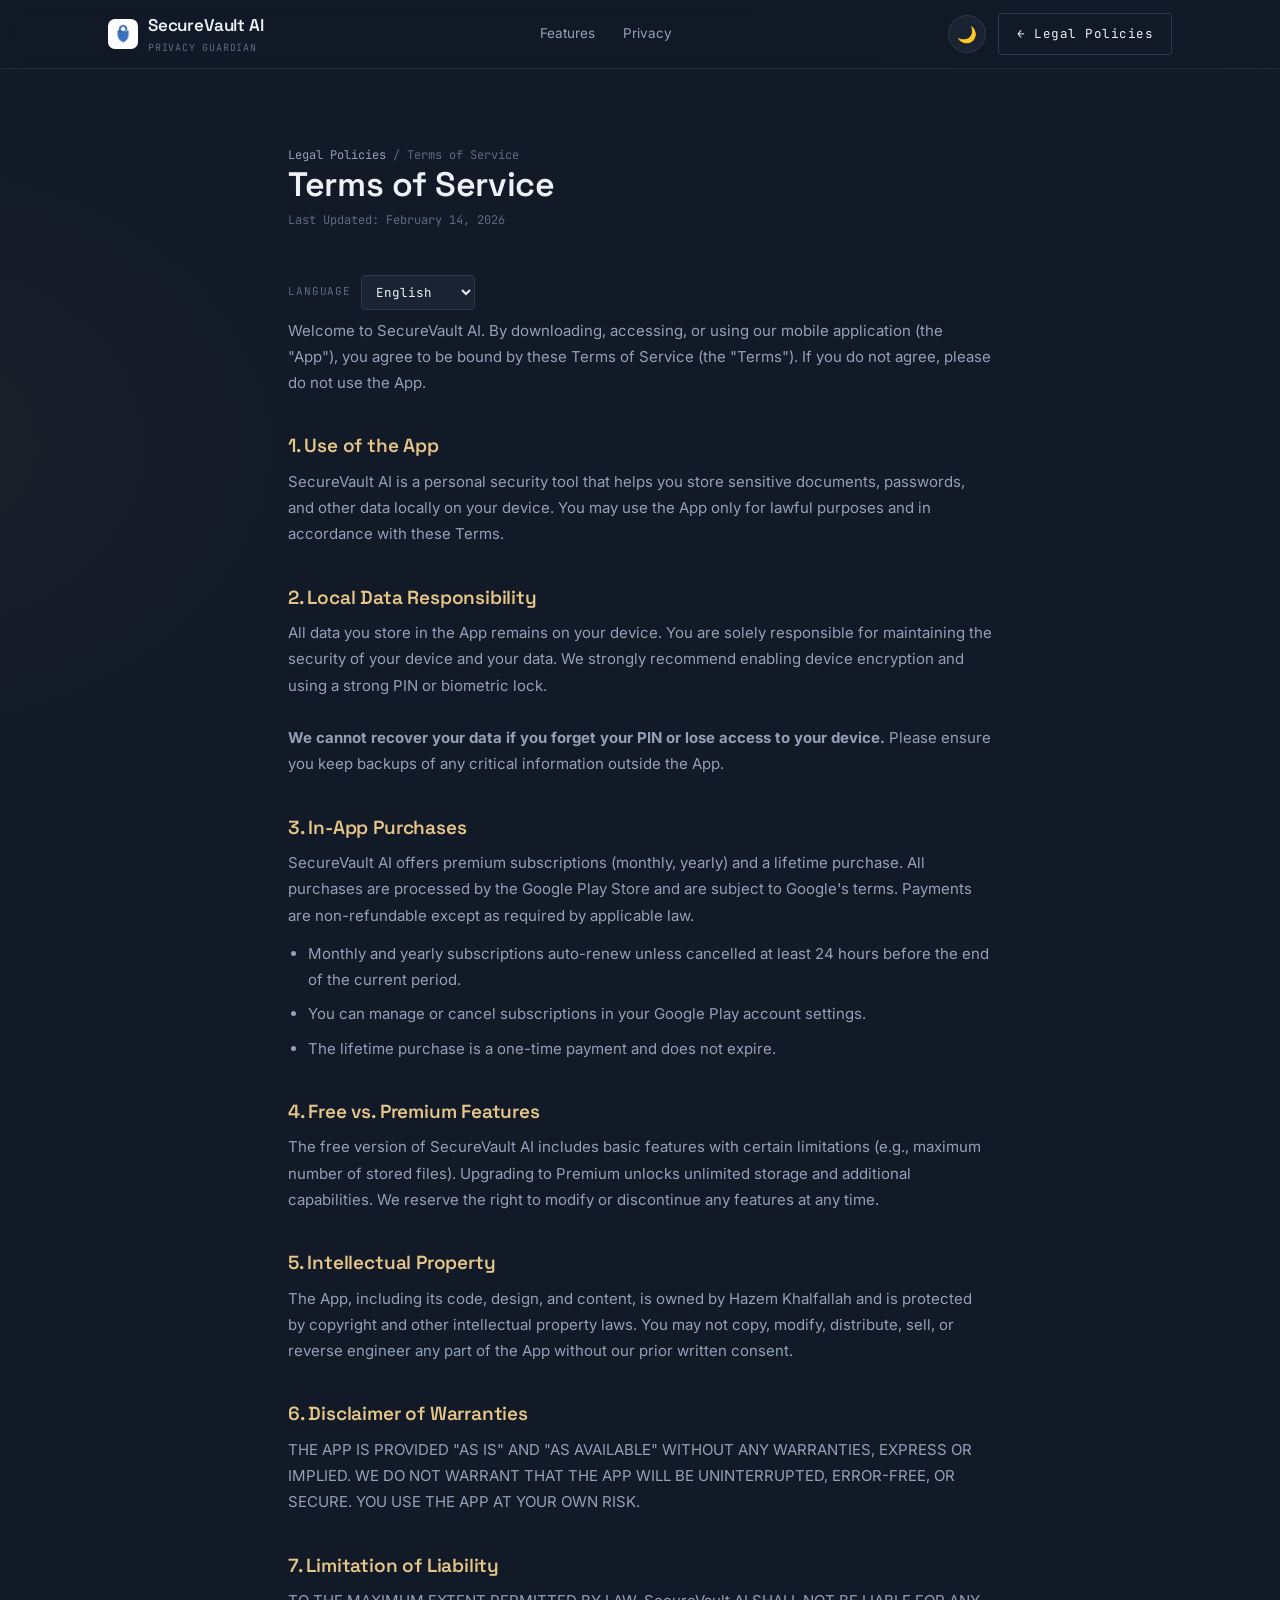
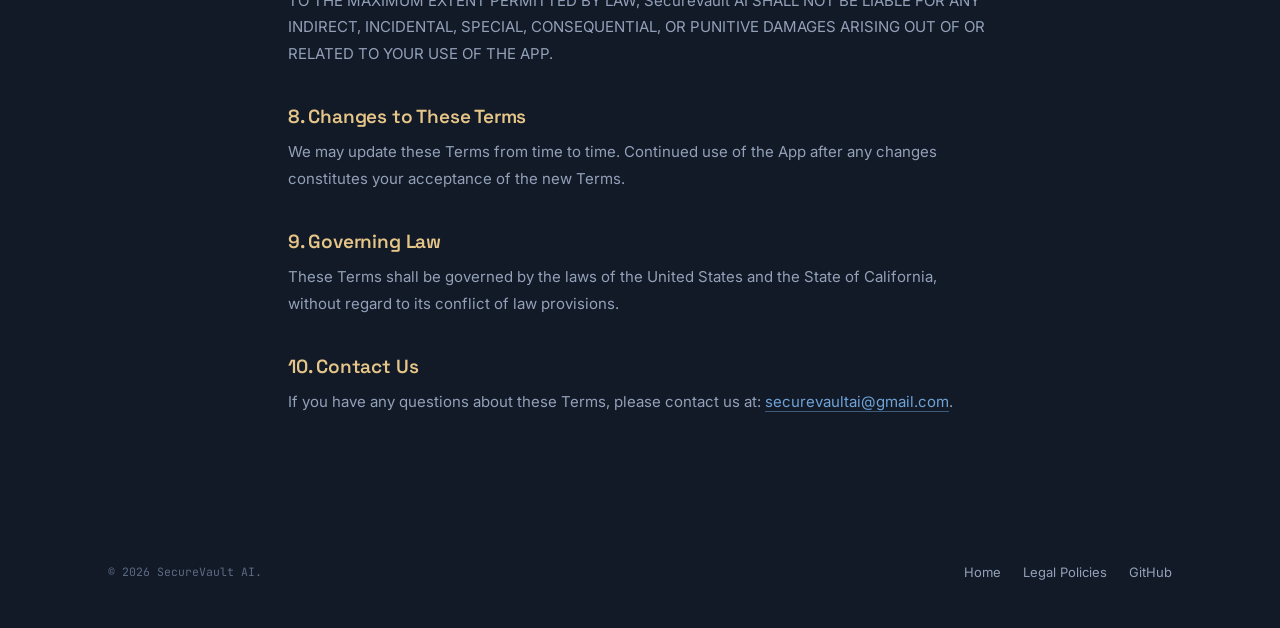
<file: terms.html>
<!DOCTYPE html>
<html lang="en">
<head>
<meta charset="UTF-8">
<meta name="viewport" content="width=device-width, initial-scale=1.0">
<title>Terms of Service — SecureVault AI</title>
<link rel="icon" type="image/png" href="favicon-32.png">
<link rel="preconnect" href="https://fonts.googleapis.com">
<link rel="preconnect" href="https://fonts.gstatic.com" crossorigin>
<link href="https://fonts.googleapis.com/css2?family=Space+Grotesk:wght@500;600;700&family=Inter:wght@400;500;600&family=JetBrains+Mono:wght@400;500&display=swap" rel="stylesheet">
<link rel="stylesheet" href="style.css">
<script>
  (function() {
    document.documentElement.setAttribute('data-theme', localStorage.getItem('svai_theme') || 'dark');
  })();
</script>
</head>
<body>

<header class="site-header">
  <div class="wrap">
    <a href="index.html" class="brand">
      <img src="adaptive-icon.png" alt="SecureVault AI" class="brand-mark">
      <span>SecureVault AI<small>PRIVACY&nbsp;GUARDIAN</small></span>
    </a>
    <nav class="primary-nav">
      <a class="nav-link" href="index.html#compartments">Features</a>
      <a class="nav-link" href="index.html#specs">Privacy</a>
    </nav>
    <div class="header-actions">
      <button type="button" class="theme-toggle" id="themeToggle" aria-label="Toggle dark / light mode">🌙</button>
      <a class="btn btn-ghost" href="legal.html">← Legal Policies</a>
    </div>
  </div>
</header>

<main class="doc">
  <span class="doc-crumb"><a href="legal.html">Legal Policies</a> / <span id="crumbCurrent">Terms of Service</span></span>
  <h1 id="docTitle">Terms of Service</h1>
  <span class="updated mono"><span id="updatedLabel">Last Updated</span>: <span id="updatedDate"></span></span>

  <div class="doc-lang-bar">
    <span class="lang-label" id="langLabel" style="margin-bottom:0;">Language</span>
    <select id="langSelect" aria-label="Language"></select>
  </div>

  <p id="docIntro"></p>

  <div id="docSections"></div>
</main>

<footer>
  <div class="wrap">
    <div class="copyright">© <span id="year"></span> SecureVault AI.</div>
    <div class="footer-links">
      <a href="index.html">Home</a>
      <a href="legal.html">Legal Policies</a>
      <a href="https://github.com/SecureVaultAI" target="_blank" rel="noopener">GitHub</a>
    </div>
  </div>
</footer>

<script src="legal-translations.js"></script>
<script>
  document.getElementById('year').textContent = new Date().getFullYear();

  const LANGS = LEGAL_I18N.langs;
  const NAMES = LEGAL_I18N.names;
  const DATES = LEGAL_I18N.dates;
  const DOC   = LEGAL_I18N.terms;

  const select = document.getElementById('langSelect');
  LANGS.forEach(code => {
    const opt = document.createElement('option');
    opt.value = code;
    opt.textContent = NAMES[code];
    select.appendChild(opt);
  });

  function paramLang() {
    const p = new URLSearchParams(window.location.search).get('lang');
    return (p && LANGS.includes(p)) ? p : null;
  }

  function detectLang() {
    return paramLang() || localStorage.getItem('svai_lang') ||
      (LANGS.includes((navigator.language||'en').split('-')[0].toLowerCase())
        ? (navigator.language||'en').split('-')[0].toLowerCase() : 'en');
  }

  function render(lang) {
    const t = DOC[lang] || DOC.en;
    localStorage.setItem('svai_lang', lang);
    select.value = lang;
    document.documentElement.lang = lang;
    document.title = t.title + ' — SecureVault AI';

    document.getElementById('docTitle').textContent = t.title;
    document.getElementById('crumbCurrent').textContent = t.title;
    document.getElementById('updatedLabel').textContent = t.updatedLabel;
    document.getElementById('updatedDate').textContent = DATES[lang] || DATES.en;
    document.getElementById('docIntro').textContent = t.intro;

    const wrap = document.getElementById('docSections');
    wrap.innerHTML = '';
    t.sections.forEach(([heading, body]) => {
      const h = document.createElement('h2');
      h.textContent = heading;
      const p = document.createElement('div');
      p.innerHTML = body; // trusted, site-authored content
      p.style.color = 'var(--ink-muted)';
      p.style.fontSize = '15px';
      p.style.lineHeight = '1.75';
      wrap.appendChild(h);
      wrap.appendChild(p);
    });
  }

  select.addEventListener('change', () => render(select.value));
  render(detectLang());

  // ---------------- Dark / light theme toggle ----------------
  (function() {
    const btn = document.getElementById('themeToggle');
    const icon = t => t === 'light' ? '☀️' : '🌙';
    const current = () => document.documentElement.getAttribute('data-theme') || 'dark';

    btn.textContent = icon(current());
    btn.addEventListener('click', () => {
      const next = current() === 'dark' ? 'light' : 'dark';
      document.documentElement.setAttribute('data-theme', next);
      localStorage.setItem('svai_theme', next);
      btn.textContent = icon(next);
    });
  })();
</script>

</body>
</html>
</file>
<file: style.css>
/* ===================================================================
   SecureVault AI — Design tokens
   Palette   : Vault Steel (graphite-blue) + Brass (dial accent) + Signal Blue
   Type      : Space Grotesk (display) / Inter (body) / JetBrains Mono (spec)
   Signature : Rotating combination-dial hero graphic
=================================================================== */

:root {
  --bg:            #121927;
  --bg-rgb:        18,25,39;
  --bg-panel:      #1a2333;
  --bg-panel-2:    #212c40;
  --line:          #2c384d;
  --line-soft:     #212a3a;

  --ink:           #eef1f6;
  --ink-muted:     #93a1b8;
  --ink-faint:     #5c6b83;

  --brass:         #c9a35f;
  --brass-bright:  #e6c688;
  --signal:        #6fa3d8;
  --signal-dim:    #3d5a7a;
  --alert:         #d1544a;
  --ok:            #4ade80;

  --font-display: "Space Grotesk", "Helvetica Neue", Arial, sans-serif;
  --font-body:    "Inter", "Helvetica Neue", Arial, sans-serif;
  --font-mono:    "JetBrains Mono", ui-monospace, SFMono-Regular, monospace;

  --container: 1120px;
  --radius: 3px;
}

/* Light theme — toggled via [data-theme="light"] on <html>. Dark (above) is
   the default; nothing needs to change for dark mode to keep working. */
html[data-theme="light"] {
  --bg:            #f4f6f9;
  --bg-rgb:        244,246,249;
  --bg-panel:      #ffffff;
  --bg-panel-2:    #eef1f5;
  --line:          #d9dfe7;
  --line-soft:     #e6eaf0;

  --ink:           #16202f;
  --ink-muted:     #55627a;
  --ink-faint:     #8794a8;

  --brass:         #b3873f;
  --brass-bright:  #8a6526;
  --signal:        #2f6fa8;
  --signal-dim:    #cfe0f0;
  --alert:         #b23b30;
  --ok:            #16a34a;
}

* { box-sizing: border-box; }
html { scroll-behavior: smooth; }
@media (prefers-reduced-motion: reduce) {
  html { scroll-behavior: auto; }
}

body {
  margin: 0;
  background: var(--bg);
  background-image:
    radial-gradient(ellipse 900px 500px at 85% -10%, rgba(111,163,216,0.10), transparent 60%),
    radial-gradient(ellipse 700px 500px at -10% 20%, rgba(201,163,95,0.06), transparent 60%);
  color: var(--ink);
  font-family: var(--font-body);
  font-size: 16px;
  line-height: 1.6;
  -webkit-font-smoothing: antialiased;
  transition: background-color 0.25s ease, color 0.25s ease;
}

::selection { background: var(--brass); color: #12141a; }

a { color: inherit; text-decoration: none; }
img { max-width: 100%; display: block; }

:focus-visible {
  outline: 2px solid var(--brass-bright);
  outline-offset: 3px;
}

.wrap {
  max-width: var(--container);
  margin: 0 auto;
  padding: 0 28px;
}

.eyebrow {
  font-family: var(--font-mono);
  font-size: 12px;
  letter-spacing: 0.14em;
  text-transform: uppercase;
  color: var(--brass);
  display: inline-flex;
  align-items: center;
  gap: 10px;
}
.eyebrow::before {
  content: "";
  width: 18px;
  height: 1px;
  background: var(--brass);
  display: inline-block;
}

h1, h2, h3, h4 {
  font-family: var(--font-display);
  font-weight: 600;
  line-height: 1.08;
  letter-spacing: -0.01em;
  margin: 0;
}

p { margin: 0; color: var(--ink-muted); }

.mono { font-family: var(--font-mono); }

/* ---------------- Language strip (homepage) ---------------- */

.lang-strip {
  background: var(--bg-panel);
  border-bottom: 1px solid var(--line-soft);
}
.lang-strip-inner {
  display: flex;
  align-items: center;
  gap: 14px;
  padding: 10px 28px;
  flex-wrap: wrap;
}
.lang-strip-label {
  font-size: 13px;
  opacity: 0.7;
  flex-shrink: 0;
}
.lang-grid-inline {
  display: flex;
  flex-wrap: wrap;
  gap: 6px;
}
.lang-pill {
  font-family: var(--font-mono);
  font-size: 11.5px;
  padding: 5px 11px;
  border-radius: 14px;
  border: 1px solid var(--line);
  color: var(--ink-muted);
  background: transparent;
  cursor: pointer;
  transition: border-color 0.15s ease, color 0.15s ease, background 0.15s ease;
}
.lang-pill:hover { border-color: var(--signal); color: var(--ink); }
.lang-pill.active {
  border-color: var(--brass);
  color: var(--brass-bright);
  background: rgba(201, 163, 95, 0.1);
}
@media (max-width: 880px) {
  .lang-strip-inner { padding: 10px 20px; }
}

/* ---------------- Header ---------------- */

.site-header {
  position: sticky;
  top: 0;
  z-index: 50;
  backdrop-filter: blur(10px);
  background: rgba(var(--bg-rgb), 0.82);
  border-bottom: 1px solid var(--line-soft);
  transition: background-color 0.25s ease, border-color 0.25s ease;
}
.site-header .wrap {
  display: flex;
  align-items: center;
  justify-content: space-between;
  height: 68px;
}
.brand {
  display: flex;
  align-items: center;
  gap: 10px;
  font-family: var(--font-display);
  font-weight: 600;
  font-size: 17px;
  letter-spacing: -0.01em;
}
.brand img,
.brand-mark {
  width: 30px;
  height: 30px;
  border-radius: 7px;
  flex-shrink: 0;
}
.brand small {
  display: block;
  font-family: var(--font-mono);
  font-weight: 400;
  font-size: 10px;
  letter-spacing: 0.08em;
  color: var(--ink-faint);
  margin-top: 1px;
}

.header-actions {
  display: flex;
  align-items: center;
  gap: 12px;
}

nav.primary-nav {
  display: flex;
  align-items: center;
  gap: 28px;
}
nav.primary-nav a.nav-link {
  font-size: 13.5px;
  color: var(--ink-muted);
  transition: color 0.15s ease;
}
nav.primary-nav a.nav-link:hover { color: var(--ink); }

.btn {
  font-family: var(--font-mono);
  font-size: 12.5px;
  letter-spacing: 0.04em;
  padding: 10px 18px;
  border-radius: var(--radius);
  display: inline-flex;
  align-items: center;
  gap: 8px;
  border: 1px solid transparent;
  transition: transform 0.15s ease, border-color 0.15s ease, background 0.15s ease;
  cursor: pointer;
  white-space: nowrap;
}
.btn-brass {
  background: var(--brass);
  color: #16130c;
  font-weight: 600;
}
.btn-brass:hover { background: var(--brass-bright); transform: translateY(-1px); }
.btn-ghost {
  border-color: var(--line);
  color: var(--ink);
}
.btn-ghost:hover { border-color: var(--signal); color: var(--signal); }

.theme-toggle {
  width: 38px;
  height: 38px;
  flex-shrink: 0;
  display: inline-flex;
  align-items: center;
  justify-content: center;
  border-radius: 50%;
  border: 1px solid var(--line);
  background: var(--bg-panel);
  color: var(--ink);
  font-size: 16px;
  cursor: pointer;
  transition: border-color 0.15s ease, transform 0.15s ease, background 0.15s ease;
}
.theme-toggle:hover { border-color: var(--brass); transform: translateY(-1px); }

/* ---------------- Hero ---------------- */

.hero {
  padding: 88px 0 96px;
  border-bottom: 1px solid var(--line-soft);
  position: relative;
  overflow: hidden;
}
.hero .wrap {
  display: grid;
  grid-template-columns: 1.05fr 0.95fr;
  gap: 48px;
  align-items: center;
}
.hero h1 {
  font-size: clamp(34px, 4.6vw, 54px);
  margin: 18px 0 22px;
}
.hero h1 em {
  font-style: normal;
  color: var(--brass-bright);
}
.hero-sub {
  font-size: 17px;
  max-width: 46ch;
  margin-bottom: 32px;
}
.hero-ctas {
  display: flex;
  gap: 14px;
  flex-wrap: wrap;
  margin-bottom: 34px;
}
.spec-tags {
  display: flex;
  flex-wrap: wrap;
  gap: 10px;
}
.spec-tag {
  font-family: var(--font-mono);
  font-size: 11.5px;
  letter-spacing: 0.03em;
  color: var(--ink-muted);
  border: 1px solid var(--line);
  padding: 6px 10px;
  border-radius: var(--radius);
  display: inline-flex;
  align-items: center;
  gap: 6px;
}
.spec-tag .dot { width: 5px; height: 5px; border-radius: 50%; background: var(--ok); display: inline-block; }

/* --- Vault dial (signature element) --- */
.dial-stage {
  position: relative;
  display: flex;
  align-items: center;
  justify-content: center;
  aspect-ratio: 1 / 1;
}
.dial-stage svg { width: 100%; height: 100%; }
.dial-ring-outer { animation: spin-slow 90s linear infinite; transform-origin: 200px 200px; }
.dial-ring-ticks { animation: spin-slow-rev 140s linear infinite; transform-origin: 200px 200px; }
@keyframes spin-slow { from { transform: rotate(0deg); } to { transform: rotate(360deg); } }
@keyframes spin-slow-rev { from { transform: rotate(360deg); } to { transform: rotate(0deg); } }

.dial-label {
  font-family: var(--font-mono);
  font-size: 10px;
  fill: var(--ink-faint);
  letter-spacing: 0.08em;
}

/* ---------------- Animated splash cube (end of homepage) ---------------- */

.splash-showcase {
  display: flex;
  flex-direction: column;
  align-items: center;
  justify-content: center;
  margin-top: 56px;
}
.splash-stage {
  position: relative;
  width: min(560px, 82vw);
  aspect-ratio: 1024 / 890;
  perspective: 900px;
}
.splash-float {
  position: relative;
  z-index: 1;
  width: 100%;
  height: 100%;
  animation: splashFloat 5s ease-in-out infinite;
}
.splash-rotate {
  width: 100%;
  height: 100%;
  animation: splashSway 7s ease-in-out infinite;
}
.splash-stage img {
  width: 100%;
  height: 100%;
  object-fit: contain;
  display: block;
}
@keyframes splashFloat {
  0%, 100% { transform: translateY(0); }
  50%      { transform: translateY(-14px); }
}
@keyframes splashSway {
  0%, 100% { transform: rotateY(-13deg) rotateX(2deg); }
  50%      { transform: rotateY(13deg) rotateX(-2deg); }
}

.bubble {
  position: absolute;
  border-radius: 50%;
  background: var(--signal);
  opacity: 0;
  pointer-events: none;
  animation-name: bubbleRise;
  animation-timing-function: ease-in-out;
  animation-iteration-count: infinite;
}
.bubble.brass { background: var(--brass-bright); }
@keyframes bubbleRise {
  0%   { opacity: 0; transform: translateY(0) scale(0.5); }
  25%  { opacity: 0.9; }
  75%  { opacity: 0.5; }
  100% { opacity: 0; transform: translateY(-46px) scale(1.15); }
}

.splash-caption {
  text-align: center;
  margin-top: 8px;
  position: relative;
  z-index: 2;
}
.splash-brand {
  font-family: var(--font-display);
  font-weight: 600;
  font-size: 22px;
  letter-spacing: -0.01em;
  color: var(--ink);
}
.splash-tagline {
  font-family: var(--font-mono);
  font-size: 12.5px;
  letter-spacing: 0.04em;
  color: var(--brass);
  margin-top: 6px;
}

/* ---------------- Section shell ---------------- */

section { padding: 96px 0; border-bottom: 1px solid var(--line-soft); }
.section-head {
  max-width: 640px;
  margin-bottom: 52px;
}
.section-head h2 {
  font-size: clamp(26px, 3.2vw, 36px);
  margin: 14px 0 16px;
}
.section-head p { font-size: 16px; }

/* ---------------- Case log (scenarios) ---------------- */

.case-log {
  display: grid;
  grid-template-columns: repeat(3, 1fr);
  gap: 1px;
  background: var(--line);
  border: 1px solid var(--line);
}
.case {
  background: var(--bg-panel);
  padding: 30px 26px;
}
.case-id {
  font-family: var(--font-mono);
  font-size: 11px;
  color: var(--brass);
  letter-spacing: 0.08em;
  margin-bottom: 18px;
  display: block;
}
.case h3 { font-size: 18px; margin-bottom: 12px; }
.case .risk {
  font-size: 13.5px;
  color: var(--alert);
  margin-bottom: 10px;
}
.case .risk b { font-family: var(--font-mono); font-size: 10.5px; text-transform: uppercase; letter-spacing: 0.06em; margin-right: 6px; }
.case .fix {
  font-size: 13.5px;
  color: var(--ink-muted);
}
.case .fix b { font-family: var(--font-mono); font-size: 10.5px; text-transform: uppercase; letter-spacing: 0.06em; color: var(--ok); margin-right: 6px; }

/* ---------------- Compartments (features) ---------------- */

.compartments {
  display: grid;
  grid-template-columns: repeat(4, 1fr);
  gap: 18px;
}
.compartment {
  position: relative;
  background: linear-gradient(160deg, var(--bg-panel-2), var(--bg-panel));
  border: 1px solid var(--line);
  border-radius: 6px;
  padding: 26px 22px 24px;
}
.compartment::before, .compartment::after {
  content: "";
  position: absolute;
  width: 5px; height: 5px;
  border-radius: 50%;
  background: var(--brass);
  opacity: 0.55;
  top: 10px;
}
.compartment::before { left: 10px; }
.compartment::after { right: 10px; }
.compartment .icon {
  font-size: 22px;
  margin-bottom: 18px;
  display: block;
}
.compartment h3 { font-size: 16.5px; margin-bottom: 10px; }
.compartment p { font-size: 13.5px; }

/* ---------------- Spec plate (privacy/trust) ---------------- */

.spec-plate {
  background:
    repeating-linear-gradient(0deg, rgba(147,161,184,0.05) 0 1px, transparent 1px 32px),
    repeating-linear-gradient(90deg, rgba(147,161,184,0.05) 0 1px, transparent 1px 32px),
    var(--bg-panel);
  border: 1px solid var(--line);
  border-radius: 6px;
  padding: 44px;
  display: grid;
  grid-template-columns: 1fr 1fr;
  gap: 36px 60px;
}
.spec-row {
  display: flex;
  justify-content: space-between;
  gap: 20px;
  padding-bottom: 14px;
  border-bottom: 1px dashed var(--line);
  font-size: 14.5px;
}
.spec-row .k { font-family: var(--font-mono); font-size: 11.5px; color: var(--ink-faint); letter-spacing: 0.06em; text-transform: uppercase; padding-top: 2px; }
.spec-row .v { text-align: right; color: var(--ink); max-width: 60%; }

/* ---------------- Stats ---------------- */

.stats {
  display: grid;
  grid-template-columns: repeat(3, 1fr);
  gap: 40px;
}
.stat .num {
  font-family: var(--font-display);
  font-size: clamp(38px, 5vw, 58px);
  color: var(--brass-bright);
  font-weight: 600;
  line-height: 1;
}
.stat .cap {
  font-family: var(--font-mono);
  font-size: 12px;
  color: var(--ink-muted);
  margin-top: 12px;
  max-width: 26ch;
}

/* ---------------- CTA band ---------------- */

.cta-band {
  border-bottom: none;
  text-align: center;
  padding: 100px 0;
}
.cta-band .eyebrow { justify-content: center; }
.cta-band .eyebrow::before { display: none; }
.cta-band h2 {
  font-size: clamp(28px, 4vw, 42px);
  margin: 16px auto 18px;
  max-width: 20ch;
}
.cta-band p { max-width: 50ch; margin: 0 auto 34px; }
.cta-band .hero-ctas { justify-content: center; }
.cta-note {
  margin-top: 18px;
  font-family: var(--font-mono);
  font-size: 11.5px;
  color: var(--ink-faint);
}

/* ---------------- Footer ---------------- */

footer {
  padding: 46px 0;
}
footer .wrap {
  display: flex;
  align-items: center;
  justify-content: space-between;
  flex-wrap: wrap;
  gap: 16px;
}
.footer-links { display: flex; gap: 22px; flex-wrap: wrap; }
.footer-links a { font-size: 13px; color: var(--ink-muted); }
.footer-links a:hover { color: var(--brass-bright); }
.copyright { font-family: var(--font-mono); font-size: 11.5px; color: var(--ink-faint); }

/* ---------------- Responsive ---------------- */

@media (max-width: 880px) {
  .hero .wrap { grid-template-columns: 1fr; }
  .dial-stage { max-width: 320px; margin: 0 auto; order: -1; }
  .case-log { grid-template-columns: 1fr; }
  .compartments { grid-template-columns: 1fr 1fr; }
  .spec-plate { grid-template-columns: 1fr; padding: 30px 24px; }
  .stats { grid-template-columns: 1fr; gap: 32px; }
  nav.primary-nav { display: none; }
}
@media (max-width: 520px) {
  .compartments { grid-template-columns: 1fr; }
  .wrap { padding: 0 20px; }
  section { padding: 68px 0; }
}
@media (max-width: 480px) {
  .brand small { display: none; }
  .header-actions .btn-brass { display: none; }
}

/* ---------------- Simple page (privacy policy) ---------------- */

.doc {
  max-width: 760px;
  margin: 0 auto;
  padding: 72px 28px 100px;
}
.doc h1 { font-size: 34px; margin-bottom: 8px; }
.doc .updated { font-family: var(--font-mono); font-size: 12px; color: var(--ink-faint); margin-bottom: 44px; display: block; }
.doc h2 { font-size: 19px; margin: 40px 0 12px; color: var(--brass-bright); }
.doc p, .doc li { color: var(--ink-muted); font-size: 15px; line-height: 1.75; }
.doc ul { padding-left: 20px; margin: 12px 0; }
.doc li { margin-bottom: 8px; }
.doc a.inline-link { color: var(--signal); border-bottom: 1px solid var(--signal-dim); }
.back-link { display: inline-flex; align-items: center; gap: 8px; font-family: var(--font-mono); font-size: 12.5px; color: var(--ink-muted); margin-bottom: 8px; }
.back-link:hover { color: var(--brass-bright); }

/* ---------------- Legal hub ---------------- */

.legal-hub {
  max-width: 640px;
  margin: 0 auto;
  padding: 90px 28px 110px;
  text-align: center;
}
.legal-hub .eyebrow { justify-content: center; }
.legal-hub .eyebrow::before { display: none; }
.legal-hub h1 {
  font-size: clamp(28px, 4vw, 40px);
  margin: 16px 0 14px;
}
.legal-hub > p.lede {
  max-width: 46ch;
  margin: 0 auto 44px;
  font-size: 15.5px;
}

.lang-label {
  font-family: var(--font-mono);
  font-size: 11px;
  letter-spacing: 0.08em;
  text-transform: uppercase;
  color: var(--ink-faint);
  margin-bottom: 14px;
}
.lang-grid {
  display: flex;
  flex-wrap: wrap;
  justify-content: center;
  gap: 8px;
  margin-bottom: 52px;
}
.lang-btn {
  font-family: var(--font-body);
  font-size: 13.5px;
  padding: 8px 15px;
  border-radius: 20px;
  border: 1px solid var(--line);
  color: var(--ink-muted);
  background: var(--bg-panel);
  cursor: pointer;
  transition: border-color 0.15s ease, color 0.15s ease, background 0.15s ease;
}
.lang-btn:hover { border-color: var(--signal); color: var(--ink); }
.lang-btn.active {
  border-color: var(--brass);
  color: var(--brass-bright);
  background: rgba(201, 163, 95, 0.1);
}

.hub-buttons {
  display: flex;
  gap: 16px;
  justify-content: center;
  flex-wrap: wrap;
  margin-bottom: 8px;
  text-align: left;
}
.hub-card {
  flex: 1 1 230px;
  max-width: 270px;
  background: linear-gradient(160deg, var(--bg-panel-2), var(--bg-panel));
  border: 1px solid var(--line);
  border-radius: 8px;
  padding: 28px 24px;
  transition: border-color 0.15s ease, transform 0.15s ease;
}
.hub-card:hover { border-color: var(--brass); transform: translateY(-2px); }
.hub-card .icon { font-size: 22px; display: block; margin-bottom: 14px; }
.hub-card h3 { font-size: 16px; margin-bottom: 8px; }
.hub-card p { font-size: 13px; }
.hub-card .go { display: inline-block; margin-top: 16px; font-family: var(--font-mono); font-size: 11.5px; color: var(--brass); }

.legal-note {
  margin-top: 48px;
  font-size: 12.5px;
  color: var(--ink-faint);
  max-width: 50ch;
  margin-left: auto;
  margin-right: auto;
}
.legal-hub .back-link { display: inline-flex; margin-top: 30px; }

/* doc-page language switcher */
.doc-lang-bar {
  display: flex;
  align-items: center;
  gap: 10px;
  flex-wrap: wrap;
  margin: 22px 0 8px;
}
.doc-lang-bar .lang-label { margin-bottom: 0; }
.doc-lang-bar select {
  font-family: var(--font-mono);
  font-size: 12.5px;
  background: var(--bg-panel);
  color: var(--ink);
  border: 1px solid var(--line);
  border-radius: 4px;
  padding: 7px 10px;
  cursor: pointer;
}
.doc-lang-bar select:focus-visible { outline: 2px solid var(--brass-bright); }
.doc-crumb {
  font-family: var(--font-mono);
  font-size: 12px;
  color: var(--ink-faint);
}
.doc-crumb a { color: var(--ink-muted); }
.doc-crumb a:hover { color: var(--brass-bright); }
</file>
